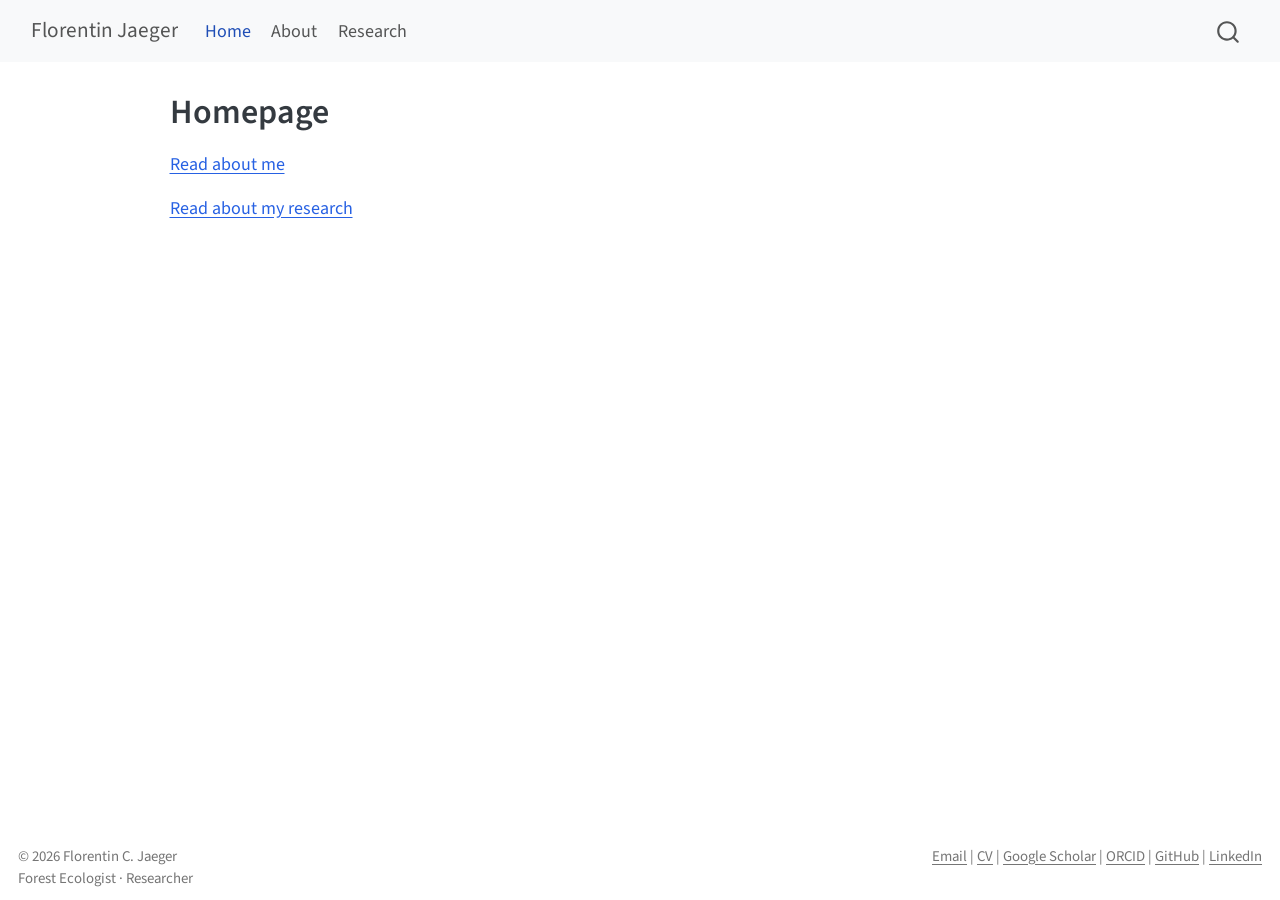
<file: docs/index.html>
<!DOCTYPE html>
<html xmlns="http://www.w3.org/1999/xhtml" lang="en" xml:lang="en"><head>

<meta charset="utf-8">
<meta name="generator" content="quarto-1.7.29">

<meta name="viewport" content="width=device-width, initial-scale=1.0, user-scalable=yes">


<title>Homepage – Florentin Jaeger</title>
<style>
code{white-space: pre-wrap;}
span.smallcaps{font-variant: small-caps;}
div.columns{display: flex; gap: min(4vw, 1.5em);}
div.column{flex: auto; overflow-x: auto;}
div.hanging-indent{margin-left: 1.5em; text-indent: -1.5em;}
ul.task-list{list-style: none;}
ul.task-list li input[type="checkbox"] {
  width: 0.8em;
  margin: 0 0.8em 0.2em -1em; /* quarto-specific, see https://github.com/quarto-dev/quarto-cli/issues/4556 */ 
  vertical-align: middle;
}
</style>


<script src="site_libs/quarto-nav/quarto-nav.js"></script>
<script src="site_libs/quarto-nav/headroom.min.js"></script>
<script src="site_libs/clipboard/clipboard.min.js"></script>
<script src="site_libs/quarto-search/autocomplete.umd.js"></script>
<script src="site_libs/quarto-search/fuse.min.js"></script>
<script src="site_libs/quarto-search/quarto-search.js"></script>
<meta name="quarto:offset" content="./">
<script src="site_libs/quarto-html/quarto.js" type="module"></script>
<script src="site_libs/quarto-html/tabsets/tabsets.js" type="module"></script>
<script src="site_libs/quarto-html/popper.min.js"></script>
<script src="site_libs/quarto-html/tippy.umd.min.js"></script>
<script src="site_libs/quarto-html/anchor.min.js"></script>
<link href="site_libs/quarto-html/tippy.css" rel="stylesheet">
<link href="site_libs/quarto-html/quarto-syntax-highlighting-0815c480559380816a4d1ea211a47e91.css" rel="stylesheet" id="quarto-text-highlighting-styles">
<script src="site_libs/bootstrap/bootstrap.min.js"></script>
<link href="site_libs/bootstrap/bootstrap-icons.css" rel="stylesheet">
<link href="site_libs/bootstrap/bootstrap-7e43b6312fa8eaa4d9ef117bf4f8ce65.min.css" rel="stylesheet" append-hash="true" id="quarto-bootstrap" data-mode="light">
<script id="quarto-search-options" type="application/json">{
  "location": "navbar",
  "copy-button": false,
  "collapse-after": 3,
  "panel-placement": "end",
  "type": "overlay",
  "limit": 50,
  "keyboard-shortcut": [
    "f",
    "/",
    "s"
  ],
  "show-item-context": false,
  "language": {
    "search-no-results-text": "No results",
    "search-matching-documents-text": "matching documents",
    "search-copy-link-title": "Copy link to search",
    "search-hide-matches-text": "Hide additional matches",
    "search-more-match-text": "more match in this document",
    "search-more-matches-text": "more matches in this document",
    "search-clear-button-title": "Clear",
    "search-text-placeholder": "",
    "search-detached-cancel-button-title": "Cancel",
    "search-submit-button-title": "Submit",
    "search-label": "Search"
  }
}</script>


<link rel="stylesheet" href="styles.css">
</head>

<body class="nav-fixed quarto-light">

<div id="quarto-search-results"></div>
  <header id="quarto-header" class="headroom fixed-top">
    <nav class="navbar navbar-expand-lg " data-bs-theme="dark">
      <div class="navbar-container container-fluid">
      <div class="navbar-brand-container mx-auto">
    <a class="navbar-brand" href="./index.html">
    <span class="navbar-title">Florentin Jaeger</span>
    </a>
  </div>
            <div id="quarto-search" class="" title="Search"></div>
          <button class="navbar-toggler" type="button" data-bs-toggle="collapse" data-bs-target="#navbarCollapse" aria-controls="navbarCollapse" role="menu" aria-expanded="false" aria-label="Toggle navigation" onclick="if (window.quartoToggleHeadroom) { window.quartoToggleHeadroom(); }">
  <span class="navbar-toggler-icon"></span>
</button>
          <div class="collapse navbar-collapse" id="navbarCollapse">
            <ul class="navbar-nav navbar-nav-scroll me-auto">
  <li class="nav-item">
    <a class="nav-link active" href="./index.html" aria-current="page"> 
<span class="menu-text">Home</span></a>
  </li>  
  <li class="nav-item">
    <a class="nav-link" href="./about.html"> 
<span class="menu-text">About</span></a>
  </li>  
  <li class="nav-item">
    <a class="nav-link" href="./research.html"> 
<span class="menu-text">Research</span></a>
  </li>  
</ul>
          </div> <!-- /navcollapse -->
            <div class="quarto-navbar-tools">
</div>
      </div> <!-- /container-fluid -->
    </nav>
</header>
<!-- content -->
<div id="quarto-content" class="quarto-container page-columns page-rows-contents page-layout-article page-navbar">
<!-- sidebar -->
<!-- margin-sidebar -->
    <div id="quarto-margin-sidebar" class="sidebar margin-sidebar zindex-bottom">
        
    </div>
<!-- main -->
<main class="content" id="quarto-document-content">

<header id="title-block-header" class="quarto-title-block default">
<div class="quarto-title">
<h1 class="title">Homepage</h1>
</div>



<div class="quarto-title-meta">

    
  
    
  </div>
  


</header>


<p><a href="./about.html">Read about me</a></p>
<!-- Keyboard shortcut for a comment  = shift + Ctrl + C -->
<p><a href="./research.html">Read about my research</a></p>



</main> <!-- /main -->
<script id="quarto-html-after-body" type="application/javascript">
  window.document.addEventListener("DOMContentLoaded", function (event) {
    const icon = "";
    const anchorJS = new window.AnchorJS();
    anchorJS.options = {
      placement: 'right',
      icon: icon
    };
    anchorJS.add('.anchored');
    const isCodeAnnotation = (el) => {
      for (const clz of el.classList) {
        if (clz.startsWith('code-annotation-')) {                     
          return true;
        }
      }
      return false;
    }
    const onCopySuccess = function(e) {
      // button target
      const button = e.trigger;
      // don't keep focus
      button.blur();
      // flash "checked"
      button.classList.add('code-copy-button-checked');
      var currentTitle = button.getAttribute("title");
      button.setAttribute("title", "Copied!");
      let tooltip;
      if (window.bootstrap) {
        button.setAttribute("data-bs-toggle", "tooltip");
        button.setAttribute("data-bs-placement", "left");
        button.setAttribute("data-bs-title", "Copied!");
        tooltip = new bootstrap.Tooltip(button, 
          { trigger: "manual", 
            customClass: "code-copy-button-tooltip",
            offset: [0, -8]});
        tooltip.show();    
      }
      setTimeout(function() {
        if (tooltip) {
          tooltip.hide();
          button.removeAttribute("data-bs-title");
          button.removeAttribute("data-bs-toggle");
          button.removeAttribute("data-bs-placement");
        }
        button.setAttribute("title", currentTitle);
        button.classList.remove('code-copy-button-checked');
      }, 1000);
      // clear code selection
      e.clearSelection();
    }
    const getTextToCopy = function(trigger) {
        const codeEl = trigger.previousElementSibling.cloneNode(true);
        for (const childEl of codeEl.children) {
          if (isCodeAnnotation(childEl)) {
            childEl.remove();
          }
        }
        return codeEl.innerText;
    }
    const clipboard = new window.ClipboardJS('.code-copy-button:not([data-in-quarto-modal])', {
      text: getTextToCopy
    });
    clipboard.on('success', onCopySuccess);
    if (window.document.getElementById('quarto-embedded-source-code-modal')) {
      const clipboardModal = new window.ClipboardJS('.code-copy-button[data-in-quarto-modal]', {
        text: getTextToCopy,
        container: window.document.getElementById('quarto-embedded-source-code-modal')
      });
      clipboardModal.on('success', onCopySuccess);
    }
      var localhostRegex = new RegExp(/^(?:http|https):\/\/localhost\:?[0-9]*\//);
      var mailtoRegex = new RegExp(/^mailto:/);
        var filterRegex = new RegExp('/' + window.location.host + '/');
      var isInternal = (href) => {
          return filterRegex.test(href) || localhostRegex.test(href) || mailtoRegex.test(href);
      }
      // Inspect non-navigation links and adorn them if external
     var links = window.document.querySelectorAll('a[href]:not(.nav-link):not(.navbar-brand):not(.toc-action):not(.sidebar-link):not(.sidebar-item-toggle):not(.pagination-link):not(.no-external):not([aria-hidden]):not(.dropdown-item):not(.quarto-navigation-tool):not(.about-link)');
      for (var i=0; i<links.length; i++) {
        const link = links[i];
        if (!isInternal(link.href)) {
          // undo the damage that might have been done by quarto-nav.js in the case of
          // links that we want to consider external
          if (link.dataset.originalHref !== undefined) {
            link.href = link.dataset.originalHref;
          }
        }
      }
    function tippyHover(el, contentFn, onTriggerFn, onUntriggerFn) {
      const config = {
        allowHTML: true,
        maxWidth: 500,
        delay: 100,
        arrow: false,
        appendTo: function(el) {
            return el.parentElement;
        },
        interactive: true,
        interactiveBorder: 10,
        theme: 'quarto',
        placement: 'bottom-start',
      };
      if (contentFn) {
        config.content = contentFn;
      }
      if (onTriggerFn) {
        config.onTrigger = onTriggerFn;
      }
      if (onUntriggerFn) {
        config.onUntrigger = onUntriggerFn;
      }
      window.tippy(el, config); 
    }
    const noterefs = window.document.querySelectorAll('a[role="doc-noteref"]');
    for (var i=0; i<noterefs.length; i++) {
      const ref = noterefs[i];
      tippyHover(ref, function() {
        // use id or data attribute instead here
        let href = ref.getAttribute('data-footnote-href') || ref.getAttribute('href');
        try { href = new URL(href).hash; } catch {}
        const id = href.replace(/^#\/?/, "");
        const note = window.document.getElementById(id);
        if (note) {
          return note.innerHTML;
        } else {
          return "";
        }
      });
    }
    const xrefs = window.document.querySelectorAll('a.quarto-xref');
    const processXRef = (id, note) => {
      // Strip column container classes
      const stripColumnClz = (el) => {
        el.classList.remove("page-full", "page-columns");
        if (el.children) {
          for (const child of el.children) {
            stripColumnClz(child);
          }
        }
      }
      stripColumnClz(note)
      if (id === null || id.startsWith('sec-')) {
        // Special case sections, only their first couple elements
        const container = document.createElement("div");
        if (note.children && note.children.length > 2) {
          container.appendChild(note.children[0].cloneNode(true));
          for (let i = 1; i < note.children.length; i++) {
            const child = note.children[i];
            if (child.tagName === "P" && child.innerText === "") {
              continue;
            } else {
              container.appendChild(child.cloneNode(true));
              break;
            }
          }
          if (window.Quarto?.typesetMath) {
            window.Quarto.typesetMath(container);
          }
          return container.innerHTML
        } else {
          if (window.Quarto?.typesetMath) {
            window.Quarto.typesetMath(note);
          }
          return note.innerHTML;
        }
      } else {
        // Remove any anchor links if they are present
        const anchorLink = note.querySelector('a.anchorjs-link');
        if (anchorLink) {
          anchorLink.remove();
        }
        if (window.Quarto?.typesetMath) {
          window.Quarto.typesetMath(note);
        }
        if (note.classList.contains("callout")) {
          return note.outerHTML;
        } else {
          return note.innerHTML;
        }
      }
    }
    for (var i=0; i<xrefs.length; i++) {
      const xref = xrefs[i];
      tippyHover(xref, undefined, function(instance) {
        instance.disable();
        let url = xref.getAttribute('href');
        let hash = undefined; 
        if (url.startsWith('#')) {
          hash = url;
        } else {
          try { hash = new URL(url).hash; } catch {}
        }
        if (hash) {
          const id = hash.replace(/^#\/?/, "");
          const note = window.document.getElementById(id);
          if (note !== null) {
            try {
              const html = processXRef(id, note.cloneNode(true));
              instance.setContent(html);
            } finally {
              instance.enable();
              instance.show();
            }
          } else {
            // See if we can fetch this
            fetch(url.split('#')[0])
            .then(res => res.text())
            .then(html => {
              const parser = new DOMParser();
              const htmlDoc = parser.parseFromString(html, "text/html");
              const note = htmlDoc.getElementById(id);
              if (note !== null) {
                const html = processXRef(id, note);
                instance.setContent(html);
              } 
            }).finally(() => {
              instance.enable();
              instance.show();
            });
          }
        } else {
          // See if we can fetch a full url (with no hash to target)
          // This is a special case and we should probably do some content thinning / targeting
          fetch(url)
          .then(res => res.text())
          .then(html => {
            const parser = new DOMParser();
            const htmlDoc = parser.parseFromString(html, "text/html");
            const note = htmlDoc.querySelector('main.content');
            if (note !== null) {
              // This should only happen for chapter cross references
              // (since there is no id in the URL)
              // remove the first header
              if (note.children.length > 0 && note.children[0].tagName === "HEADER") {
                note.children[0].remove();
              }
              const html = processXRef(null, note);
              instance.setContent(html);
            } 
          }).finally(() => {
            instance.enable();
            instance.show();
          });
        }
      }, function(instance) {
      });
    }
        let selectedAnnoteEl;
        const selectorForAnnotation = ( cell, annotation) => {
          let cellAttr = 'data-code-cell="' + cell + '"';
          let lineAttr = 'data-code-annotation="' +  annotation + '"';
          const selector = 'span[' + cellAttr + '][' + lineAttr + ']';
          return selector;
        }
        const selectCodeLines = (annoteEl) => {
          const doc = window.document;
          const targetCell = annoteEl.getAttribute("data-target-cell");
          const targetAnnotation = annoteEl.getAttribute("data-target-annotation");
          const annoteSpan = window.document.querySelector(selectorForAnnotation(targetCell, targetAnnotation));
          const lines = annoteSpan.getAttribute("data-code-lines").split(",");
          const lineIds = lines.map((line) => {
            return targetCell + "-" + line;
          })
          let top = null;
          let height = null;
          let parent = null;
          if (lineIds.length > 0) {
              //compute the position of the single el (top and bottom and make a div)
              const el = window.document.getElementById(lineIds[0]);
              top = el.offsetTop;
              height = el.offsetHeight;
              parent = el.parentElement.parentElement;
            if (lineIds.length > 1) {
              const lastEl = window.document.getElementById(lineIds[lineIds.length - 1]);
              const bottom = lastEl.offsetTop + lastEl.offsetHeight;
              height = bottom - top;
            }
            if (top !== null && height !== null && parent !== null) {
              // cook up a div (if necessary) and position it 
              let div = window.document.getElementById("code-annotation-line-highlight");
              if (div === null) {
                div = window.document.createElement("div");
                div.setAttribute("id", "code-annotation-line-highlight");
                div.style.position = 'absolute';
                parent.appendChild(div);
              }
              div.style.top = top - 2 + "px";
              div.style.height = height + 4 + "px";
              div.style.left = 0;
              let gutterDiv = window.document.getElementById("code-annotation-line-highlight-gutter");
              if (gutterDiv === null) {
                gutterDiv = window.document.createElement("div");
                gutterDiv.setAttribute("id", "code-annotation-line-highlight-gutter");
                gutterDiv.style.position = 'absolute';
                const codeCell = window.document.getElementById(targetCell);
                const gutter = codeCell.querySelector('.code-annotation-gutter');
                gutter.appendChild(gutterDiv);
              }
              gutterDiv.style.top = top - 2 + "px";
              gutterDiv.style.height = height + 4 + "px";
            }
            selectedAnnoteEl = annoteEl;
          }
        };
        const unselectCodeLines = () => {
          const elementsIds = ["code-annotation-line-highlight", "code-annotation-line-highlight-gutter"];
          elementsIds.forEach((elId) => {
            const div = window.document.getElementById(elId);
            if (div) {
              div.remove();
            }
          });
          selectedAnnoteEl = undefined;
        };
          // Handle positioning of the toggle
      window.addEventListener(
        "resize",
        throttle(() => {
          elRect = undefined;
          if (selectedAnnoteEl) {
            selectCodeLines(selectedAnnoteEl);
          }
        }, 10)
      );
      function throttle(fn, ms) {
      let throttle = false;
      let timer;
        return (...args) => {
          if(!throttle) { // first call gets through
              fn.apply(this, args);
              throttle = true;
          } else { // all the others get throttled
              if(timer) clearTimeout(timer); // cancel #2
              timer = setTimeout(() => {
                fn.apply(this, args);
                timer = throttle = false;
              }, ms);
          }
        };
      }
        // Attach click handler to the DT
        const annoteDls = window.document.querySelectorAll('dt[data-target-cell]');
        for (const annoteDlNode of annoteDls) {
          annoteDlNode.addEventListener('click', (event) => {
            const clickedEl = event.target;
            if (clickedEl !== selectedAnnoteEl) {
              unselectCodeLines();
              const activeEl = window.document.querySelector('dt[data-target-cell].code-annotation-active');
              if (activeEl) {
                activeEl.classList.remove('code-annotation-active');
              }
              selectCodeLines(clickedEl);
              clickedEl.classList.add('code-annotation-active');
            } else {
              // Unselect the line
              unselectCodeLines();
              clickedEl.classList.remove('code-annotation-active');
            }
          });
        }
    const findCites = (el) => {
      const parentEl = el.parentElement;
      if (parentEl) {
        const cites = parentEl.dataset.cites;
        if (cites) {
          return {
            el,
            cites: cites.split(' ')
          };
        } else {
          return findCites(el.parentElement)
        }
      } else {
        return undefined;
      }
    };
    var bibliorefs = window.document.querySelectorAll('a[role="doc-biblioref"]');
    for (var i=0; i<bibliorefs.length; i++) {
      const ref = bibliorefs[i];
      const citeInfo = findCites(ref);
      if (citeInfo) {
        tippyHover(citeInfo.el, function() {
          var popup = window.document.createElement('div');
          citeInfo.cites.forEach(function(cite) {
            var citeDiv = window.document.createElement('div');
            citeDiv.classList.add('hanging-indent');
            citeDiv.classList.add('csl-entry');
            var biblioDiv = window.document.getElementById('ref-' + cite);
            if (biblioDiv) {
              citeDiv.innerHTML = biblioDiv.innerHTML;
            }
            popup.appendChild(citeDiv);
          });
          return popup.innerHTML;
        });
      }
    }
  });
  </script>
</div> <!-- /content -->
<footer class="footer">
  <div class="nav-footer">
    <div class="nav-footer-left">
<p>© 2026 Florentin C. Jaeger<br> Forest Ecologist · Researcher</p>
</div>   
    <div class="nav-footer-center">
      &nbsp;
    </div>
    <div class="nav-footer-right">
<p><a href="mailto:florentinjaeger357@gmail.com">Email</a> | <a href="files/Florentin_Jaeger_CV.pdf">CV</a> | <a href="https://scholar.google.com/citations?user=I2dYuBUAAAAJ&amp;hl=en">Google Scholar</a> | <a href="https://orcid.org/0009-0001-9392-7141">ORCID</a> | <a href="https://github.com/Florentin85">GitHub</a> | <a href="https://www.linkedin.com/in/florentin-jaeger-1a303538b/">LinkedIn</a></p>
</div>
  </div>
</footer>




</body></html>
</file>
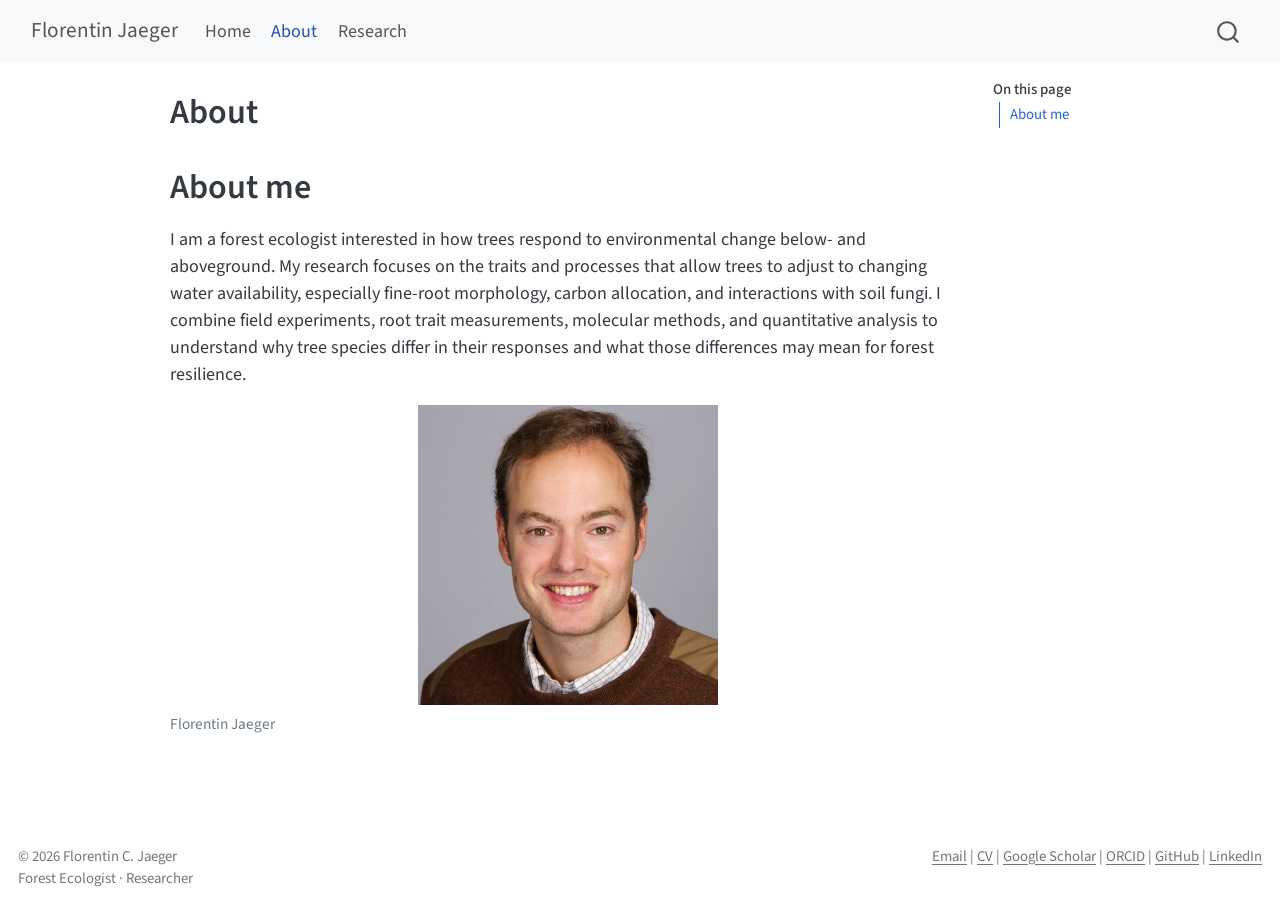
<file: docs/about.html>
<!DOCTYPE html>
<html xmlns="http://www.w3.org/1999/xhtml" lang="en" xml:lang="en"><head>

<meta charset="utf-8">
<meta name="generator" content="quarto-1.7.29">

<meta name="viewport" content="width=device-width, initial-scale=1.0, user-scalable=yes">


<title>About – Florentin Jaeger</title>
<style>
code{white-space: pre-wrap;}
span.smallcaps{font-variant: small-caps;}
div.columns{display: flex; gap: min(4vw, 1.5em);}
div.column{flex: auto; overflow-x: auto;}
div.hanging-indent{margin-left: 1.5em; text-indent: -1.5em;}
ul.task-list{list-style: none;}
ul.task-list li input[type="checkbox"] {
  width: 0.8em;
  margin: 0 0.8em 0.2em -1em; /* quarto-specific, see https://github.com/quarto-dev/quarto-cli/issues/4556 */ 
  vertical-align: middle;
}
</style>


<script src="site_libs/quarto-nav/quarto-nav.js"></script>
<script src="site_libs/quarto-nav/headroom.min.js"></script>
<script src="site_libs/clipboard/clipboard.min.js"></script>
<script src="site_libs/quarto-search/autocomplete.umd.js"></script>
<script src="site_libs/quarto-search/fuse.min.js"></script>
<script src="site_libs/quarto-search/quarto-search.js"></script>
<meta name="quarto:offset" content="./">
<script src="site_libs/quarto-html/quarto.js" type="module"></script>
<script src="site_libs/quarto-html/tabsets/tabsets.js" type="module"></script>
<script src="site_libs/quarto-html/popper.min.js"></script>
<script src="site_libs/quarto-html/tippy.umd.min.js"></script>
<script src="site_libs/quarto-html/anchor.min.js"></script>
<link href="site_libs/quarto-html/tippy.css" rel="stylesheet">
<link href="site_libs/quarto-html/quarto-syntax-highlighting-0815c480559380816a4d1ea211a47e91.css" rel="stylesheet" id="quarto-text-highlighting-styles">
<script src="site_libs/bootstrap/bootstrap.min.js"></script>
<link href="site_libs/bootstrap/bootstrap-icons.css" rel="stylesheet">
<link href="site_libs/bootstrap/bootstrap-7e43b6312fa8eaa4d9ef117bf4f8ce65.min.css" rel="stylesheet" append-hash="true" id="quarto-bootstrap" data-mode="light">
<script id="quarto-search-options" type="application/json">{
  "location": "navbar",
  "copy-button": false,
  "collapse-after": 3,
  "panel-placement": "end",
  "type": "overlay",
  "limit": 50,
  "keyboard-shortcut": [
    "f",
    "/",
    "s"
  ],
  "show-item-context": false,
  "language": {
    "search-no-results-text": "No results",
    "search-matching-documents-text": "matching documents",
    "search-copy-link-title": "Copy link to search",
    "search-hide-matches-text": "Hide additional matches",
    "search-more-match-text": "more match in this document",
    "search-more-matches-text": "more matches in this document",
    "search-clear-button-title": "Clear",
    "search-text-placeholder": "",
    "search-detached-cancel-button-title": "Cancel",
    "search-submit-button-title": "Submit",
    "search-label": "Search"
  }
}</script>


<link rel="stylesheet" href="styles.css">
</head>

<body class="nav-fixed quarto-light">

<div id="quarto-search-results"></div>
  <header id="quarto-header" class="headroom fixed-top">
    <nav class="navbar navbar-expand-lg " data-bs-theme="dark">
      <div class="navbar-container container-fluid">
      <div class="navbar-brand-container mx-auto">
    <a class="navbar-brand" href="./index.html">
    <span class="navbar-title">Florentin Jaeger</span>
    </a>
  </div>
            <div id="quarto-search" class="" title="Search"></div>
          <button class="navbar-toggler" type="button" data-bs-toggle="collapse" data-bs-target="#navbarCollapse" aria-controls="navbarCollapse" role="menu" aria-expanded="false" aria-label="Toggle navigation" onclick="if (window.quartoToggleHeadroom) { window.quartoToggleHeadroom(); }">
  <span class="navbar-toggler-icon"></span>
</button>
          <div class="collapse navbar-collapse" id="navbarCollapse">
            <ul class="navbar-nav navbar-nav-scroll me-auto">
  <li class="nav-item">
    <a class="nav-link" href="./index.html"> 
<span class="menu-text">Home</span></a>
  </li>  
  <li class="nav-item">
    <a class="nav-link active" href="./about.html" aria-current="page"> 
<span class="menu-text">About</span></a>
  </li>  
  <li class="nav-item">
    <a class="nav-link" href="./research.html"> 
<span class="menu-text">Research</span></a>
  </li>  
</ul>
          </div> <!-- /navcollapse -->
            <div class="quarto-navbar-tools">
</div>
      </div> <!-- /container-fluid -->
    </nav>
</header>
<!-- content -->
<div id="quarto-content" class="quarto-container page-columns page-rows-contents page-layout-article page-navbar">
<!-- sidebar -->
<!-- margin-sidebar -->
    <div id="quarto-margin-sidebar" class="sidebar margin-sidebar">
        <nav id="TOC" role="doc-toc" class="toc-active">
    <h2 id="toc-title">On this page</h2>
   
  <ul>
  <li><a href="#about-me" id="toc-about-me" class="nav-link active" data-scroll-target="#about-me">About me</a></li>
  </ul>
</nav>
    </div>
<!-- main -->
<main class="content" id="quarto-document-content">

<header id="title-block-header" class="quarto-title-block default">
<div class="quarto-title">
<h1 class="title">About</h1>
</div>



<div class="quarto-title-meta">

    
  
    
  </div>
  


</header>


<section id="about-me" class="level1">
<h1>About me</h1>
<p>I am a forest ecologist interested in how trees respond to environmental change below- and aboveground. My research focuses on the traits and processes that allow trees to adjust to changing water availability, especially fine-root morphology, carbon allocation, and interactions with soil fungi. I combine field experiments, root trait measurements, molecular methods, and quantitative analysis to understand why tree species differ in their responses and what those differences may mean for forest resilience.</p>
<div class="quarto-figure quarto-figure-center">
<figure class="figure">
<p><img src="images_website/Bewerbungsfoto_Jaeger.jpg" class="img-fluid figure-img" alt="Portait of Florentin Jaeger" width="300"></p>
<figcaption>Florentin Jaeger</figcaption>
</figure>
</div>


</section>

</main> <!-- /main -->
<script id="quarto-html-after-body" type="application/javascript">
  window.document.addEventListener("DOMContentLoaded", function (event) {
    const icon = "";
    const anchorJS = new window.AnchorJS();
    anchorJS.options = {
      placement: 'right',
      icon: icon
    };
    anchorJS.add('.anchored');
    const isCodeAnnotation = (el) => {
      for (const clz of el.classList) {
        if (clz.startsWith('code-annotation-')) {                     
          return true;
        }
      }
      return false;
    }
    const onCopySuccess = function(e) {
      // button target
      const button = e.trigger;
      // don't keep focus
      button.blur();
      // flash "checked"
      button.classList.add('code-copy-button-checked');
      var currentTitle = button.getAttribute("title");
      button.setAttribute("title", "Copied!");
      let tooltip;
      if (window.bootstrap) {
        button.setAttribute("data-bs-toggle", "tooltip");
        button.setAttribute("data-bs-placement", "left");
        button.setAttribute("data-bs-title", "Copied!");
        tooltip = new bootstrap.Tooltip(button, 
          { trigger: "manual", 
            customClass: "code-copy-button-tooltip",
            offset: [0, -8]});
        tooltip.show();    
      }
      setTimeout(function() {
        if (tooltip) {
          tooltip.hide();
          button.removeAttribute("data-bs-title");
          button.removeAttribute("data-bs-toggle");
          button.removeAttribute("data-bs-placement");
        }
        button.setAttribute("title", currentTitle);
        button.classList.remove('code-copy-button-checked');
      }, 1000);
      // clear code selection
      e.clearSelection();
    }
    const getTextToCopy = function(trigger) {
        const codeEl = trigger.previousElementSibling.cloneNode(true);
        for (const childEl of codeEl.children) {
          if (isCodeAnnotation(childEl)) {
            childEl.remove();
          }
        }
        return codeEl.innerText;
    }
    const clipboard = new window.ClipboardJS('.code-copy-button:not([data-in-quarto-modal])', {
      text: getTextToCopy
    });
    clipboard.on('success', onCopySuccess);
    if (window.document.getElementById('quarto-embedded-source-code-modal')) {
      const clipboardModal = new window.ClipboardJS('.code-copy-button[data-in-quarto-modal]', {
        text: getTextToCopy,
        container: window.document.getElementById('quarto-embedded-source-code-modal')
      });
      clipboardModal.on('success', onCopySuccess);
    }
      var localhostRegex = new RegExp(/^(?:http|https):\/\/localhost\:?[0-9]*\//);
      var mailtoRegex = new RegExp(/^mailto:/);
        var filterRegex = new RegExp('/' + window.location.host + '/');
      var isInternal = (href) => {
          return filterRegex.test(href) || localhostRegex.test(href) || mailtoRegex.test(href);
      }
      // Inspect non-navigation links and adorn them if external
     var links = window.document.querySelectorAll('a[href]:not(.nav-link):not(.navbar-brand):not(.toc-action):not(.sidebar-link):not(.sidebar-item-toggle):not(.pagination-link):not(.no-external):not([aria-hidden]):not(.dropdown-item):not(.quarto-navigation-tool):not(.about-link)');
      for (var i=0; i<links.length; i++) {
        const link = links[i];
        if (!isInternal(link.href)) {
          // undo the damage that might have been done by quarto-nav.js in the case of
          // links that we want to consider external
          if (link.dataset.originalHref !== undefined) {
            link.href = link.dataset.originalHref;
          }
        }
      }
    function tippyHover(el, contentFn, onTriggerFn, onUntriggerFn) {
      const config = {
        allowHTML: true,
        maxWidth: 500,
        delay: 100,
        arrow: false,
        appendTo: function(el) {
            return el.parentElement;
        },
        interactive: true,
        interactiveBorder: 10,
        theme: 'quarto',
        placement: 'bottom-start',
      };
      if (contentFn) {
        config.content = contentFn;
      }
      if (onTriggerFn) {
        config.onTrigger = onTriggerFn;
      }
      if (onUntriggerFn) {
        config.onUntrigger = onUntriggerFn;
      }
      window.tippy(el, config); 
    }
    const noterefs = window.document.querySelectorAll('a[role="doc-noteref"]');
    for (var i=0; i<noterefs.length; i++) {
      const ref = noterefs[i];
      tippyHover(ref, function() {
        // use id or data attribute instead here
        let href = ref.getAttribute('data-footnote-href') || ref.getAttribute('href');
        try { href = new URL(href).hash; } catch {}
        const id = href.replace(/^#\/?/, "");
        const note = window.document.getElementById(id);
        if (note) {
          return note.innerHTML;
        } else {
          return "";
        }
      });
    }
    const xrefs = window.document.querySelectorAll('a.quarto-xref');
    const processXRef = (id, note) => {
      // Strip column container classes
      const stripColumnClz = (el) => {
        el.classList.remove("page-full", "page-columns");
        if (el.children) {
          for (const child of el.children) {
            stripColumnClz(child);
          }
        }
      }
      stripColumnClz(note)
      if (id === null || id.startsWith('sec-')) {
        // Special case sections, only their first couple elements
        const container = document.createElement("div");
        if (note.children && note.children.length > 2) {
          container.appendChild(note.children[0].cloneNode(true));
          for (let i = 1; i < note.children.length; i++) {
            const child = note.children[i];
            if (child.tagName === "P" && child.innerText === "") {
              continue;
            } else {
              container.appendChild(child.cloneNode(true));
              break;
            }
          }
          if (window.Quarto?.typesetMath) {
            window.Quarto.typesetMath(container);
          }
          return container.innerHTML
        } else {
          if (window.Quarto?.typesetMath) {
            window.Quarto.typesetMath(note);
          }
          return note.innerHTML;
        }
      } else {
        // Remove any anchor links if they are present
        const anchorLink = note.querySelector('a.anchorjs-link');
        if (anchorLink) {
          anchorLink.remove();
        }
        if (window.Quarto?.typesetMath) {
          window.Quarto.typesetMath(note);
        }
        if (note.classList.contains("callout")) {
          return note.outerHTML;
        } else {
          return note.innerHTML;
        }
      }
    }
    for (var i=0; i<xrefs.length; i++) {
      const xref = xrefs[i];
      tippyHover(xref, undefined, function(instance) {
        instance.disable();
        let url = xref.getAttribute('href');
        let hash = undefined; 
        if (url.startsWith('#')) {
          hash = url;
        } else {
          try { hash = new URL(url).hash; } catch {}
        }
        if (hash) {
          const id = hash.replace(/^#\/?/, "");
          const note = window.document.getElementById(id);
          if (note !== null) {
            try {
              const html = processXRef(id, note.cloneNode(true));
              instance.setContent(html);
            } finally {
              instance.enable();
              instance.show();
            }
          } else {
            // See if we can fetch this
            fetch(url.split('#')[0])
            .then(res => res.text())
            .then(html => {
              const parser = new DOMParser();
              const htmlDoc = parser.parseFromString(html, "text/html");
              const note = htmlDoc.getElementById(id);
              if (note !== null) {
                const html = processXRef(id, note);
                instance.setContent(html);
              } 
            }).finally(() => {
              instance.enable();
              instance.show();
            });
          }
        } else {
          // See if we can fetch a full url (with no hash to target)
          // This is a special case and we should probably do some content thinning / targeting
          fetch(url)
          .then(res => res.text())
          .then(html => {
            const parser = new DOMParser();
            const htmlDoc = parser.parseFromString(html, "text/html");
            const note = htmlDoc.querySelector('main.content');
            if (note !== null) {
              // This should only happen for chapter cross references
              // (since there is no id in the URL)
              // remove the first header
              if (note.children.length > 0 && note.children[0].tagName === "HEADER") {
                note.children[0].remove();
              }
              const html = processXRef(null, note);
              instance.setContent(html);
            } 
          }).finally(() => {
            instance.enable();
            instance.show();
          });
        }
      }, function(instance) {
      });
    }
        let selectedAnnoteEl;
        const selectorForAnnotation = ( cell, annotation) => {
          let cellAttr = 'data-code-cell="' + cell + '"';
          let lineAttr = 'data-code-annotation="' +  annotation + '"';
          const selector = 'span[' + cellAttr + '][' + lineAttr + ']';
          return selector;
        }
        const selectCodeLines = (annoteEl) => {
          const doc = window.document;
          const targetCell = annoteEl.getAttribute("data-target-cell");
          const targetAnnotation = annoteEl.getAttribute("data-target-annotation");
          const annoteSpan = window.document.querySelector(selectorForAnnotation(targetCell, targetAnnotation));
          const lines = annoteSpan.getAttribute("data-code-lines").split(",");
          const lineIds = lines.map((line) => {
            return targetCell + "-" + line;
          })
          let top = null;
          let height = null;
          let parent = null;
          if (lineIds.length > 0) {
              //compute the position of the single el (top and bottom and make a div)
              const el = window.document.getElementById(lineIds[0]);
              top = el.offsetTop;
              height = el.offsetHeight;
              parent = el.parentElement.parentElement;
            if (lineIds.length > 1) {
              const lastEl = window.document.getElementById(lineIds[lineIds.length - 1]);
              const bottom = lastEl.offsetTop + lastEl.offsetHeight;
              height = bottom - top;
            }
            if (top !== null && height !== null && parent !== null) {
              // cook up a div (if necessary) and position it 
              let div = window.document.getElementById("code-annotation-line-highlight");
              if (div === null) {
                div = window.document.createElement("div");
                div.setAttribute("id", "code-annotation-line-highlight");
                div.style.position = 'absolute';
                parent.appendChild(div);
              }
              div.style.top = top - 2 + "px";
              div.style.height = height + 4 + "px";
              div.style.left = 0;
              let gutterDiv = window.document.getElementById("code-annotation-line-highlight-gutter");
              if (gutterDiv === null) {
                gutterDiv = window.document.createElement("div");
                gutterDiv.setAttribute("id", "code-annotation-line-highlight-gutter");
                gutterDiv.style.position = 'absolute';
                const codeCell = window.document.getElementById(targetCell);
                const gutter = codeCell.querySelector('.code-annotation-gutter');
                gutter.appendChild(gutterDiv);
              }
              gutterDiv.style.top = top - 2 + "px";
              gutterDiv.style.height = height + 4 + "px";
            }
            selectedAnnoteEl = annoteEl;
          }
        };
        const unselectCodeLines = () => {
          const elementsIds = ["code-annotation-line-highlight", "code-annotation-line-highlight-gutter"];
          elementsIds.forEach((elId) => {
            const div = window.document.getElementById(elId);
            if (div) {
              div.remove();
            }
          });
          selectedAnnoteEl = undefined;
        };
          // Handle positioning of the toggle
      window.addEventListener(
        "resize",
        throttle(() => {
          elRect = undefined;
          if (selectedAnnoteEl) {
            selectCodeLines(selectedAnnoteEl);
          }
        }, 10)
      );
      function throttle(fn, ms) {
      let throttle = false;
      let timer;
        return (...args) => {
          if(!throttle) { // first call gets through
              fn.apply(this, args);
              throttle = true;
          } else { // all the others get throttled
              if(timer) clearTimeout(timer); // cancel #2
              timer = setTimeout(() => {
                fn.apply(this, args);
                timer = throttle = false;
              }, ms);
          }
        };
      }
        // Attach click handler to the DT
        const annoteDls = window.document.querySelectorAll('dt[data-target-cell]');
        for (const annoteDlNode of annoteDls) {
          annoteDlNode.addEventListener('click', (event) => {
            const clickedEl = event.target;
            if (clickedEl !== selectedAnnoteEl) {
              unselectCodeLines();
              const activeEl = window.document.querySelector('dt[data-target-cell].code-annotation-active');
              if (activeEl) {
                activeEl.classList.remove('code-annotation-active');
              }
              selectCodeLines(clickedEl);
              clickedEl.classList.add('code-annotation-active');
            } else {
              // Unselect the line
              unselectCodeLines();
              clickedEl.classList.remove('code-annotation-active');
            }
          });
        }
    const findCites = (el) => {
      const parentEl = el.parentElement;
      if (parentEl) {
        const cites = parentEl.dataset.cites;
        if (cites) {
          return {
            el,
            cites: cites.split(' ')
          };
        } else {
          return findCites(el.parentElement)
        }
      } else {
        return undefined;
      }
    };
    var bibliorefs = window.document.querySelectorAll('a[role="doc-biblioref"]');
    for (var i=0; i<bibliorefs.length; i++) {
      const ref = bibliorefs[i];
      const citeInfo = findCites(ref);
      if (citeInfo) {
        tippyHover(citeInfo.el, function() {
          var popup = window.document.createElement('div');
          citeInfo.cites.forEach(function(cite) {
            var citeDiv = window.document.createElement('div');
            citeDiv.classList.add('hanging-indent');
            citeDiv.classList.add('csl-entry');
            var biblioDiv = window.document.getElementById('ref-' + cite);
            if (biblioDiv) {
              citeDiv.innerHTML = biblioDiv.innerHTML;
            }
            popup.appendChild(citeDiv);
          });
          return popup.innerHTML;
        });
      }
    }
  });
  </script>
</div> <!-- /content -->
<footer class="footer">
  <div class="nav-footer">
    <div class="nav-footer-left">
<p>© 2026 Florentin C. Jaeger<br> Forest Ecologist · Researcher</p>
</div>   
    <div class="nav-footer-center">
      &nbsp;
    </div>
    <div class="nav-footer-right">
<p><a href="mailto:florentinjaeger357@gmail.com">Email</a> | <a href="files/Florentin_Jaeger_CV.pdf">CV</a> | <a href="https://scholar.google.com/citations?user=I2dYuBUAAAAJ&amp;hl=en">Google Scholar</a> | <a href="https://orcid.org/0009-0001-9392-7141">ORCID</a> | <a href="https://github.com/Florentin85">GitHub</a> | <a href="https://www.linkedin.com/in/florentin-jaeger-1a303538b/">LinkedIn</a></p>
</div>
  </div>
</footer>




</body></html>
</file>
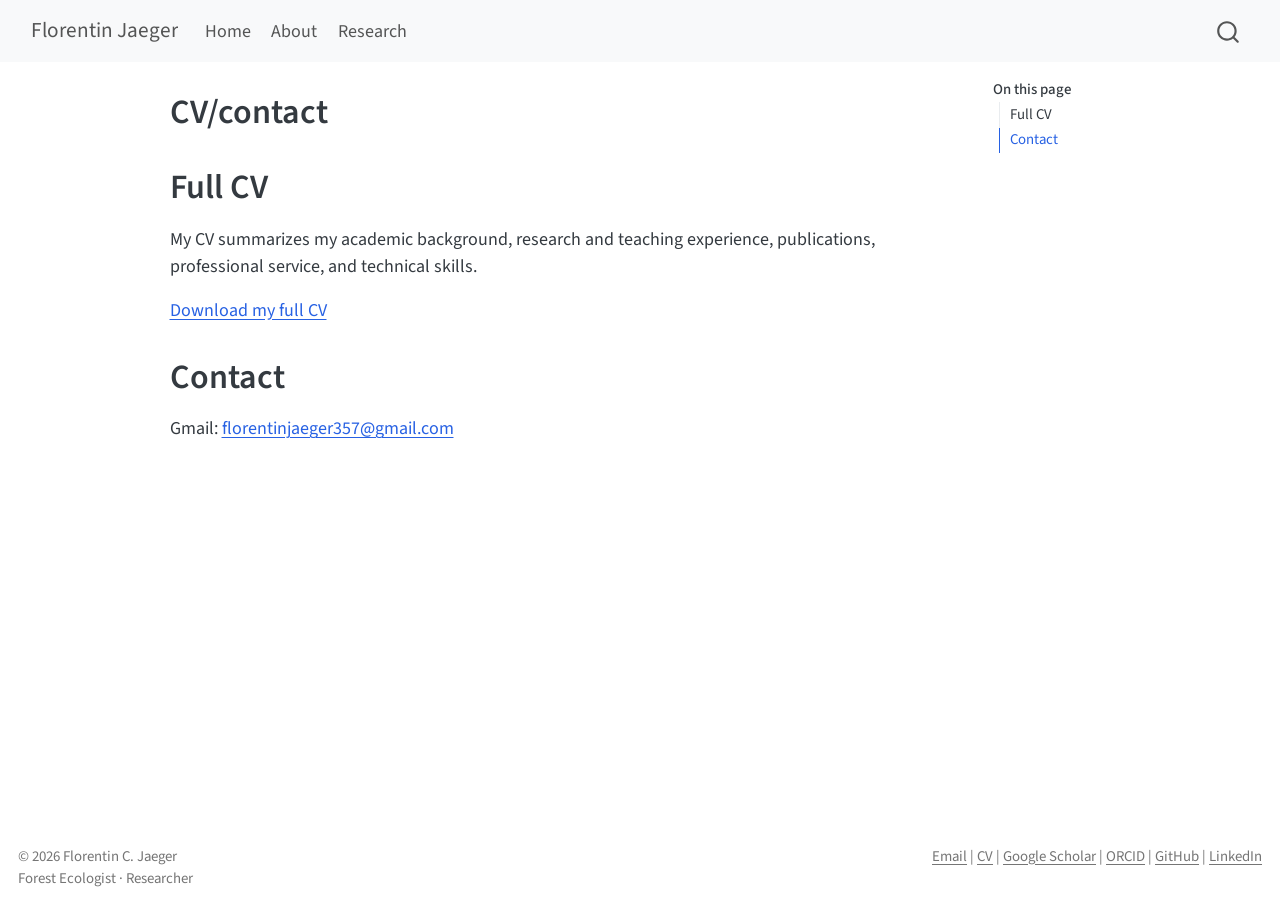
<file: docs/CV_contact.html>
<!DOCTYPE html>
<html xmlns="http://www.w3.org/1999/xhtml" lang="en" xml:lang="en"><head>

<meta charset="utf-8">
<meta name="generator" content="quarto-1.7.29">

<meta name="viewport" content="width=device-width, initial-scale=1.0, user-scalable=yes">


<title>CV/contact – Florentin Jaeger</title>
<style>
code{white-space: pre-wrap;}
span.smallcaps{font-variant: small-caps;}
div.columns{display: flex; gap: min(4vw, 1.5em);}
div.column{flex: auto; overflow-x: auto;}
div.hanging-indent{margin-left: 1.5em; text-indent: -1.5em;}
ul.task-list{list-style: none;}
ul.task-list li input[type="checkbox"] {
  width: 0.8em;
  margin: 0 0.8em 0.2em -1em; /* quarto-specific, see https://github.com/quarto-dev/quarto-cli/issues/4556 */ 
  vertical-align: middle;
}
</style>


<script src="site_libs/quarto-nav/quarto-nav.js"></script>
<script src="site_libs/quarto-nav/headroom.min.js"></script>
<script src="site_libs/clipboard/clipboard.min.js"></script>
<script src="site_libs/quarto-search/autocomplete.umd.js"></script>
<script src="site_libs/quarto-search/fuse.min.js"></script>
<script src="site_libs/quarto-search/quarto-search.js"></script>
<meta name="quarto:offset" content="./">
<script src="site_libs/quarto-html/quarto.js" type="module"></script>
<script src="site_libs/quarto-html/tabsets/tabsets.js" type="module"></script>
<script src="site_libs/quarto-html/popper.min.js"></script>
<script src="site_libs/quarto-html/tippy.umd.min.js"></script>
<script src="site_libs/quarto-html/anchor.min.js"></script>
<link href="site_libs/quarto-html/tippy.css" rel="stylesheet">
<link href="site_libs/quarto-html/quarto-syntax-highlighting-0815c480559380816a4d1ea211a47e91.css" rel="stylesheet" id="quarto-text-highlighting-styles">
<script src="site_libs/bootstrap/bootstrap.min.js"></script>
<link href="site_libs/bootstrap/bootstrap-icons.css" rel="stylesheet">
<link href="site_libs/bootstrap/bootstrap-7e43b6312fa8eaa4d9ef117bf4f8ce65.min.css" rel="stylesheet" append-hash="true" id="quarto-bootstrap" data-mode="light">
<script id="quarto-search-options" type="application/json">{
  "location": "navbar",
  "copy-button": false,
  "collapse-after": 3,
  "panel-placement": "end",
  "type": "overlay",
  "limit": 50,
  "keyboard-shortcut": [
    "f",
    "/",
    "s"
  ],
  "show-item-context": false,
  "language": {
    "search-no-results-text": "No results",
    "search-matching-documents-text": "matching documents",
    "search-copy-link-title": "Copy link to search",
    "search-hide-matches-text": "Hide additional matches",
    "search-more-match-text": "more match in this document",
    "search-more-matches-text": "more matches in this document",
    "search-clear-button-title": "Clear",
    "search-text-placeholder": "",
    "search-detached-cancel-button-title": "Cancel",
    "search-submit-button-title": "Submit",
    "search-label": "Search"
  }
}</script>


<link rel="stylesheet" href="styles.css">
</head>

<body class="nav-fixed quarto-light">

<div id="quarto-search-results"></div>
  <header id="quarto-header" class="headroom fixed-top">
    <nav class="navbar navbar-expand-lg " data-bs-theme="dark">
      <div class="navbar-container container-fluid">
      <div class="navbar-brand-container mx-auto">
    <a class="navbar-brand" href="./index.html">
    <span class="navbar-title">Florentin Jaeger</span>
    </a>
  </div>
            <div id="quarto-search" class="" title="Search"></div>
          <button class="navbar-toggler" type="button" data-bs-toggle="collapse" data-bs-target="#navbarCollapse" aria-controls="navbarCollapse" role="menu" aria-expanded="false" aria-label="Toggle navigation" onclick="if (window.quartoToggleHeadroom) { window.quartoToggleHeadroom(); }">
  <span class="navbar-toggler-icon"></span>
</button>
          <div class="collapse navbar-collapse" id="navbarCollapse">
            <ul class="navbar-nav navbar-nav-scroll me-auto">
  <li class="nav-item">
    <a class="nav-link" href="./index.html"> 
<span class="menu-text">Home</span></a>
  </li>  
  <li class="nav-item">
    <a class="nav-link" href="./about.html"> 
<span class="menu-text">About</span></a>
  </li>  
  <li class="nav-item">
    <a class="nav-link" href="./research.html"> 
<span class="menu-text">Research</span></a>
  </li>  
</ul>
          </div> <!-- /navcollapse -->
            <div class="quarto-navbar-tools">
</div>
      </div> <!-- /container-fluid -->
    </nav>
</header>
<!-- content -->
<div id="quarto-content" class="quarto-container page-columns page-rows-contents page-layout-article page-navbar">
<!-- sidebar -->
<!-- margin-sidebar -->
    <div id="quarto-margin-sidebar" class="sidebar margin-sidebar">
        <nav id="TOC" role="doc-toc" class="toc-active">
    <h2 id="toc-title">On this page</h2>
   
  <ul>
  <li><a href="#full-cv" id="toc-full-cv" class="nav-link active" data-scroll-target="#full-cv">Full CV</a></li>
  <li><a href="#contact" id="toc-contact" class="nav-link" data-scroll-target="#contact">Contact</a></li>
  </ul>
</nav>
    </div>
<!-- main -->
<main class="content" id="quarto-document-content">

<header id="title-block-header" class="quarto-title-block default">
<div class="quarto-title">
<h1 class="title">CV/contact</h1>
</div>



<div class="quarto-title-meta">

    
  
    
  </div>
  


</header>


<section id="full-cv" class="level1">
<h1>Full CV</h1>
<p>My CV summarizes my academic background, research and teaching experience, publications, professional service, and technical skills.</p>
<p><a href="files/Florentin_Jaeger_CV.pdf">Download my full CV</a></p>
</section>
<section id="contact" class="level1">
<h1>Contact</h1>
<p>Gmail: <a href="mailto:florentinjaeger357@gmail.com">florentinjaeger357@gmail.com</a></p>


</section>

</main> <!-- /main -->
<script id="quarto-html-after-body" type="application/javascript">
  window.document.addEventListener("DOMContentLoaded", function (event) {
    const icon = "";
    const anchorJS = new window.AnchorJS();
    anchorJS.options = {
      placement: 'right',
      icon: icon
    };
    anchorJS.add('.anchored');
    const isCodeAnnotation = (el) => {
      for (const clz of el.classList) {
        if (clz.startsWith('code-annotation-')) {                     
          return true;
        }
      }
      return false;
    }
    const onCopySuccess = function(e) {
      // button target
      const button = e.trigger;
      // don't keep focus
      button.blur();
      // flash "checked"
      button.classList.add('code-copy-button-checked');
      var currentTitle = button.getAttribute("title");
      button.setAttribute("title", "Copied!");
      let tooltip;
      if (window.bootstrap) {
        button.setAttribute("data-bs-toggle", "tooltip");
        button.setAttribute("data-bs-placement", "left");
        button.setAttribute("data-bs-title", "Copied!");
        tooltip = new bootstrap.Tooltip(button, 
          { trigger: "manual", 
            customClass: "code-copy-button-tooltip",
            offset: [0, -8]});
        tooltip.show();    
      }
      setTimeout(function() {
        if (tooltip) {
          tooltip.hide();
          button.removeAttribute("data-bs-title");
          button.removeAttribute("data-bs-toggle");
          button.removeAttribute("data-bs-placement");
        }
        button.setAttribute("title", currentTitle);
        button.classList.remove('code-copy-button-checked');
      }, 1000);
      // clear code selection
      e.clearSelection();
    }
    const getTextToCopy = function(trigger) {
        const codeEl = trigger.previousElementSibling.cloneNode(true);
        for (const childEl of codeEl.children) {
          if (isCodeAnnotation(childEl)) {
            childEl.remove();
          }
        }
        return codeEl.innerText;
    }
    const clipboard = new window.ClipboardJS('.code-copy-button:not([data-in-quarto-modal])', {
      text: getTextToCopy
    });
    clipboard.on('success', onCopySuccess);
    if (window.document.getElementById('quarto-embedded-source-code-modal')) {
      const clipboardModal = new window.ClipboardJS('.code-copy-button[data-in-quarto-modal]', {
        text: getTextToCopy,
        container: window.document.getElementById('quarto-embedded-source-code-modal')
      });
      clipboardModal.on('success', onCopySuccess);
    }
      var localhostRegex = new RegExp(/^(?:http|https):\/\/localhost\:?[0-9]*\//);
      var mailtoRegex = new RegExp(/^mailto:/);
        var filterRegex = new RegExp('/' + window.location.host + '/');
      var isInternal = (href) => {
          return filterRegex.test(href) || localhostRegex.test(href) || mailtoRegex.test(href);
      }
      // Inspect non-navigation links and adorn them if external
     var links = window.document.querySelectorAll('a[href]:not(.nav-link):not(.navbar-brand):not(.toc-action):not(.sidebar-link):not(.sidebar-item-toggle):not(.pagination-link):not(.no-external):not([aria-hidden]):not(.dropdown-item):not(.quarto-navigation-tool):not(.about-link)');
      for (var i=0; i<links.length; i++) {
        const link = links[i];
        if (!isInternal(link.href)) {
          // undo the damage that might have been done by quarto-nav.js in the case of
          // links that we want to consider external
          if (link.dataset.originalHref !== undefined) {
            link.href = link.dataset.originalHref;
          }
        }
      }
    function tippyHover(el, contentFn, onTriggerFn, onUntriggerFn) {
      const config = {
        allowHTML: true,
        maxWidth: 500,
        delay: 100,
        arrow: false,
        appendTo: function(el) {
            return el.parentElement;
        },
        interactive: true,
        interactiveBorder: 10,
        theme: 'quarto',
        placement: 'bottom-start',
      };
      if (contentFn) {
        config.content = contentFn;
      }
      if (onTriggerFn) {
        config.onTrigger = onTriggerFn;
      }
      if (onUntriggerFn) {
        config.onUntrigger = onUntriggerFn;
      }
      window.tippy(el, config); 
    }
    const noterefs = window.document.querySelectorAll('a[role="doc-noteref"]');
    for (var i=0; i<noterefs.length; i++) {
      const ref = noterefs[i];
      tippyHover(ref, function() {
        // use id or data attribute instead here
        let href = ref.getAttribute('data-footnote-href') || ref.getAttribute('href');
        try { href = new URL(href).hash; } catch {}
        const id = href.replace(/^#\/?/, "");
        const note = window.document.getElementById(id);
        if (note) {
          return note.innerHTML;
        } else {
          return "";
        }
      });
    }
    const xrefs = window.document.querySelectorAll('a.quarto-xref');
    const processXRef = (id, note) => {
      // Strip column container classes
      const stripColumnClz = (el) => {
        el.classList.remove("page-full", "page-columns");
        if (el.children) {
          for (const child of el.children) {
            stripColumnClz(child);
          }
        }
      }
      stripColumnClz(note)
      if (id === null || id.startsWith('sec-')) {
        // Special case sections, only their first couple elements
        const container = document.createElement("div");
        if (note.children && note.children.length > 2) {
          container.appendChild(note.children[0].cloneNode(true));
          for (let i = 1; i < note.children.length; i++) {
            const child = note.children[i];
            if (child.tagName === "P" && child.innerText === "") {
              continue;
            } else {
              container.appendChild(child.cloneNode(true));
              break;
            }
          }
          if (window.Quarto?.typesetMath) {
            window.Quarto.typesetMath(container);
          }
          return container.innerHTML
        } else {
          if (window.Quarto?.typesetMath) {
            window.Quarto.typesetMath(note);
          }
          return note.innerHTML;
        }
      } else {
        // Remove any anchor links if they are present
        const anchorLink = note.querySelector('a.anchorjs-link');
        if (anchorLink) {
          anchorLink.remove();
        }
        if (window.Quarto?.typesetMath) {
          window.Quarto.typesetMath(note);
        }
        if (note.classList.contains("callout")) {
          return note.outerHTML;
        } else {
          return note.innerHTML;
        }
      }
    }
    for (var i=0; i<xrefs.length; i++) {
      const xref = xrefs[i];
      tippyHover(xref, undefined, function(instance) {
        instance.disable();
        let url = xref.getAttribute('href');
        let hash = undefined; 
        if (url.startsWith('#')) {
          hash = url;
        } else {
          try { hash = new URL(url).hash; } catch {}
        }
        if (hash) {
          const id = hash.replace(/^#\/?/, "");
          const note = window.document.getElementById(id);
          if (note !== null) {
            try {
              const html = processXRef(id, note.cloneNode(true));
              instance.setContent(html);
            } finally {
              instance.enable();
              instance.show();
            }
          } else {
            // See if we can fetch this
            fetch(url.split('#')[0])
            .then(res => res.text())
            .then(html => {
              const parser = new DOMParser();
              const htmlDoc = parser.parseFromString(html, "text/html");
              const note = htmlDoc.getElementById(id);
              if (note !== null) {
                const html = processXRef(id, note);
                instance.setContent(html);
              } 
            }).finally(() => {
              instance.enable();
              instance.show();
            });
          }
        } else {
          // See if we can fetch a full url (with no hash to target)
          // This is a special case and we should probably do some content thinning / targeting
          fetch(url)
          .then(res => res.text())
          .then(html => {
            const parser = new DOMParser();
            const htmlDoc = parser.parseFromString(html, "text/html");
            const note = htmlDoc.querySelector('main.content');
            if (note !== null) {
              // This should only happen for chapter cross references
              // (since there is no id in the URL)
              // remove the first header
              if (note.children.length > 0 && note.children[0].tagName === "HEADER") {
                note.children[0].remove();
              }
              const html = processXRef(null, note);
              instance.setContent(html);
            } 
          }).finally(() => {
            instance.enable();
            instance.show();
          });
        }
      }, function(instance) {
      });
    }
        let selectedAnnoteEl;
        const selectorForAnnotation = ( cell, annotation) => {
          let cellAttr = 'data-code-cell="' + cell + '"';
          let lineAttr = 'data-code-annotation="' +  annotation + '"';
          const selector = 'span[' + cellAttr + '][' + lineAttr + ']';
          return selector;
        }
        const selectCodeLines = (annoteEl) => {
          const doc = window.document;
          const targetCell = annoteEl.getAttribute("data-target-cell");
          const targetAnnotation = annoteEl.getAttribute("data-target-annotation");
          const annoteSpan = window.document.querySelector(selectorForAnnotation(targetCell, targetAnnotation));
          const lines = annoteSpan.getAttribute("data-code-lines").split(",");
          const lineIds = lines.map((line) => {
            return targetCell + "-" + line;
          })
          let top = null;
          let height = null;
          let parent = null;
          if (lineIds.length > 0) {
              //compute the position of the single el (top and bottom and make a div)
              const el = window.document.getElementById(lineIds[0]);
              top = el.offsetTop;
              height = el.offsetHeight;
              parent = el.parentElement.parentElement;
            if (lineIds.length > 1) {
              const lastEl = window.document.getElementById(lineIds[lineIds.length - 1]);
              const bottom = lastEl.offsetTop + lastEl.offsetHeight;
              height = bottom - top;
            }
            if (top !== null && height !== null && parent !== null) {
              // cook up a div (if necessary) and position it 
              let div = window.document.getElementById("code-annotation-line-highlight");
              if (div === null) {
                div = window.document.createElement("div");
                div.setAttribute("id", "code-annotation-line-highlight");
                div.style.position = 'absolute';
                parent.appendChild(div);
              }
              div.style.top = top - 2 + "px";
              div.style.height = height + 4 + "px";
              div.style.left = 0;
              let gutterDiv = window.document.getElementById("code-annotation-line-highlight-gutter");
              if (gutterDiv === null) {
                gutterDiv = window.document.createElement("div");
                gutterDiv.setAttribute("id", "code-annotation-line-highlight-gutter");
                gutterDiv.style.position = 'absolute';
                const codeCell = window.document.getElementById(targetCell);
                const gutter = codeCell.querySelector('.code-annotation-gutter');
                gutter.appendChild(gutterDiv);
              }
              gutterDiv.style.top = top - 2 + "px";
              gutterDiv.style.height = height + 4 + "px";
            }
            selectedAnnoteEl = annoteEl;
          }
        };
        const unselectCodeLines = () => {
          const elementsIds = ["code-annotation-line-highlight", "code-annotation-line-highlight-gutter"];
          elementsIds.forEach((elId) => {
            const div = window.document.getElementById(elId);
            if (div) {
              div.remove();
            }
          });
          selectedAnnoteEl = undefined;
        };
          // Handle positioning of the toggle
      window.addEventListener(
        "resize",
        throttle(() => {
          elRect = undefined;
          if (selectedAnnoteEl) {
            selectCodeLines(selectedAnnoteEl);
          }
        }, 10)
      );
      function throttle(fn, ms) {
      let throttle = false;
      let timer;
        return (...args) => {
          if(!throttle) { // first call gets through
              fn.apply(this, args);
              throttle = true;
          } else { // all the others get throttled
              if(timer) clearTimeout(timer); // cancel #2
              timer = setTimeout(() => {
                fn.apply(this, args);
                timer = throttle = false;
              }, ms);
          }
        };
      }
        // Attach click handler to the DT
        const annoteDls = window.document.querySelectorAll('dt[data-target-cell]');
        for (const annoteDlNode of annoteDls) {
          annoteDlNode.addEventListener('click', (event) => {
            const clickedEl = event.target;
            if (clickedEl !== selectedAnnoteEl) {
              unselectCodeLines();
              const activeEl = window.document.querySelector('dt[data-target-cell].code-annotation-active');
              if (activeEl) {
                activeEl.classList.remove('code-annotation-active');
              }
              selectCodeLines(clickedEl);
              clickedEl.classList.add('code-annotation-active');
            } else {
              // Unselect the line
              unselectCodeLines();
              clickedEl.classList.remove('code-annotation-active');
            }
          });
        }
    const findCites = (el) => {
      const parentEl = el.parentElement;
      if (parentEl) {
        const cites = parentEl.dataset.cites;
        if (cites) {
          return {
            el,
            cites: cites.split(' ')
          };
        } else {
          return findCites(el.parentElement)
        }
      } else {
        return undefined;
      }
    };
    var bibliorefs = window.document.querySelectorAll('a[role="doc-biblioref"]');
    for (var i=0; i<bibliorefs.length; i++) {
      const ref = bibliorefs[i];
      const citeInfo = findCites(ref);
      if (citeInfo) {
        tippyHover(citeInfo.el, function() {
          var popup = window.document.createElement('div');
          citeInfo.cites.forEach(function(cite) {
            var citeDiv = window.document.createElement('div');
            citeDiv.classList.add('hanging-indent');
            citeDiv.classList.add('csl-entry');
            var biblioDiv = window.document.getElementById('ref-' + cite);
            if (biblioDiv) {
              citeDiv.innerHTML = biblioDiv.innerHTML;
            }
            popup.appendChild(citeDiv);
          });
          return popup.innerHTML;
        });
      }
    }
  });
  </script>
</div> <!-- /content -->
<footer class="footer">
  <div class="nav-footer">
    <div class="nav-footer-left">
<p>© 2026 Florentin C. Jaeger<br> Forest Ecologist · Researcher</p>
</div>   
    <div class="nav-footer-center">
      &nbsp;
    </div>
    <div class="nav-footer-right">
<p><a href="mailto:florentinjaeger357@gmail.com">Email</a> | <a href="files/Florentin_Jaeger_CV.pdf">CV</a> | <a href="https://scholar.google.com/citations?user=I2dYuBUAAAAJ&amp;hl=en">Google Scholar</a> | <a href="https://orcid.org/0009-0001-9392-7141">ORCID</a> | <a href="https://github.com/Florentin85">GitHub</a> | <a href="https://www.linkedin.com/in/florentin-jaeger-1a303538b/">LinkedIn</a></p>
</div>
  </div>
</footer>




</body></html>
</file>
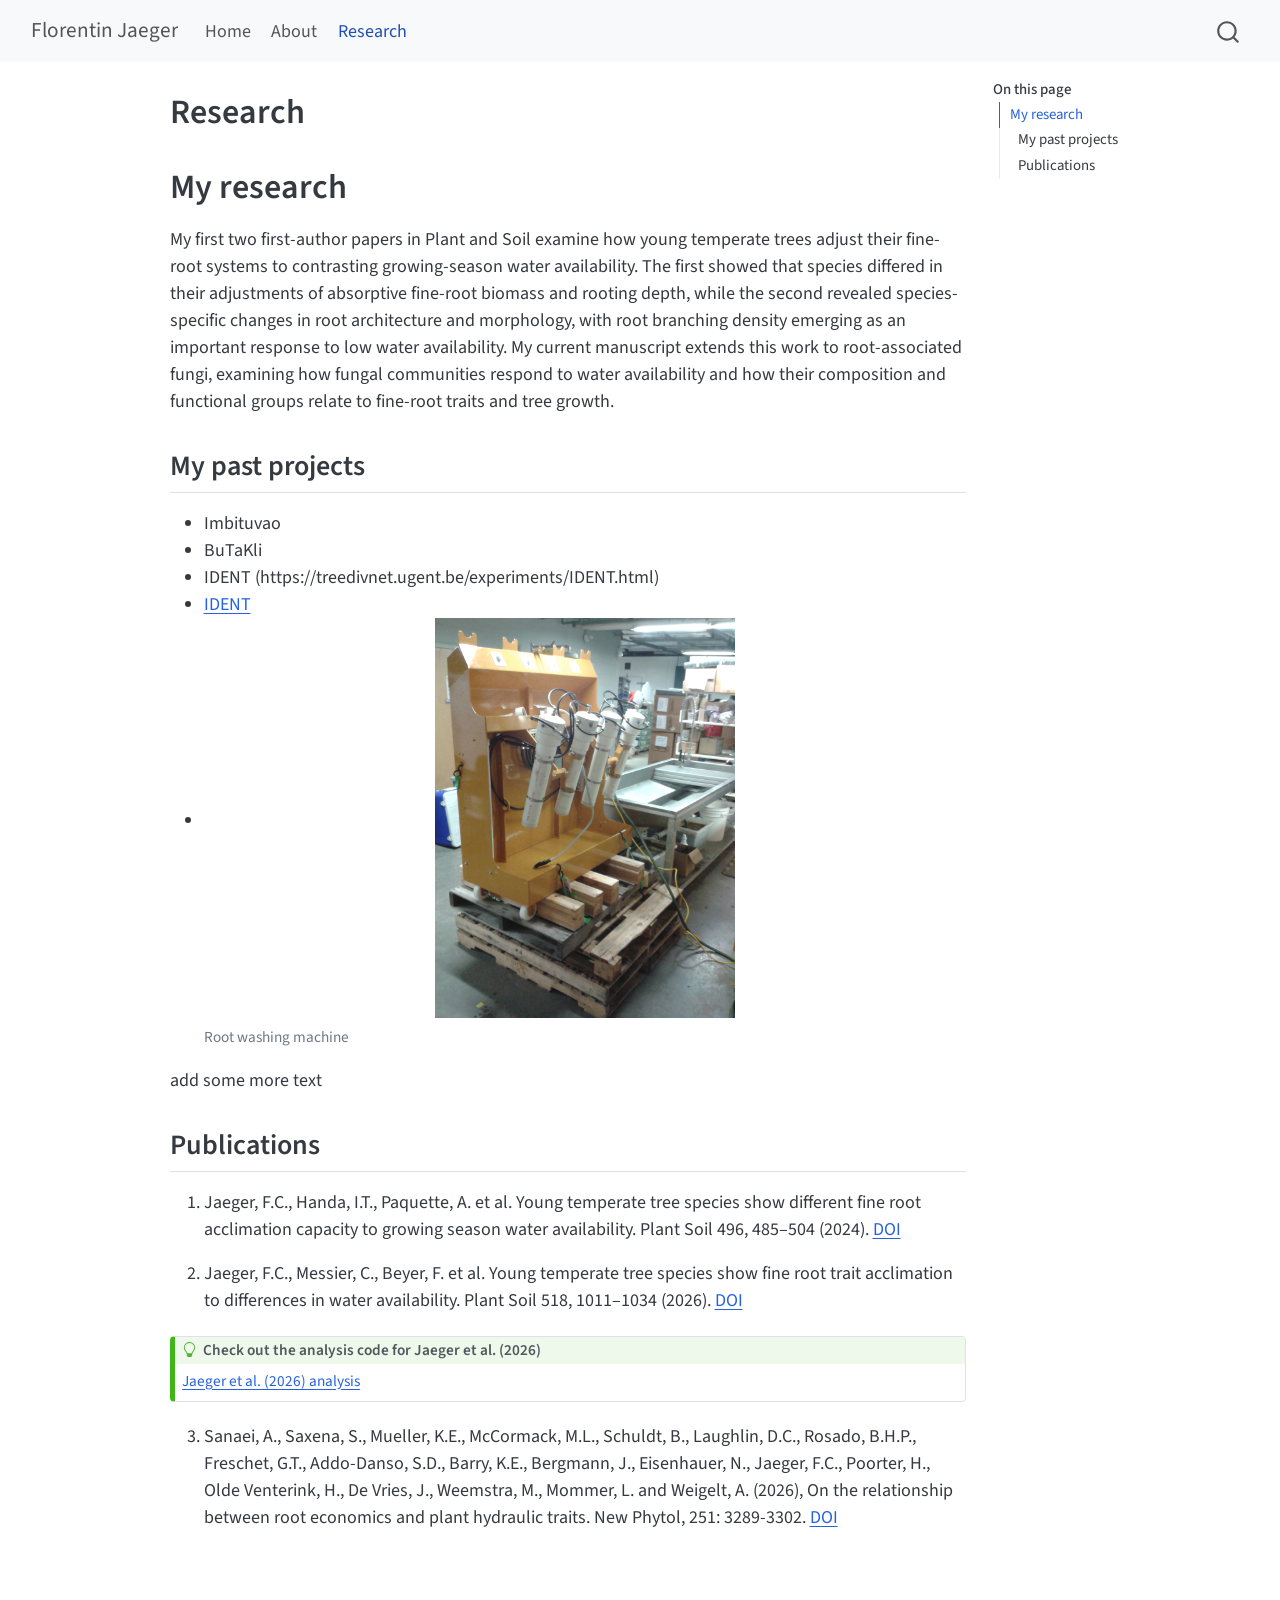
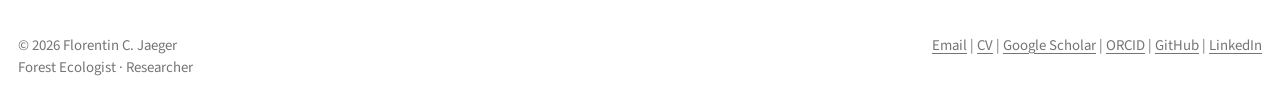
<file: docs/research.html>
<!DOCTYPE html>
<html xmlns="http://www.w3.org/1999/xhtml" lang="en" xml:lang="en"><head>

<meta charset="utf-8">
<meta name="generator" content="quarto-1.7.29">

<meta name="viewport" content="width=device-width, initial-scale=1.0, user-scalable=yes">


<title>Research – Florentin Jaeger</title>
<style>
code{white-space: pre-wrap;}
span.smallcaps{font-variant: small-caps;}
div.columns{display: flex; gap: min(4vw, 1.5em);}
div.column{flex: auto; overflow-x: auto;}
div.hanging-indent{margin-left: 1.5em; text-indent: -1.5em;}
ul.task-list{list-style: none;}
ul.task-list li input[type="checkbox"] {
  width: 0.8em;
  margin: 0 0.8em 0.2em -1em; /* quarto-specific, see https://github.com/quarto-dev/quarto-cli/issues/4556 */ 
  vertical-align: middle;
}
</style>


<script src="site_libs/quarto-nav/quarto-nav.js"></script>
<script src="site_libs/quarto-nav/headroom.min.js"></script>
<script src="site_libs/clipboard/clipboard.min.js"></script>
<script src="site_libs/quarto-search/autocomplete.umd.js"></script>
<script src="site_libs/quarto-search/fuse.min.js"></script>
<script src="site_libs/quarto-search/quarto-search.js"></script>
<meta name="quarto:offset" content="./">
<script src="site_libs/quarto-html/quarto.js" type="module"></script>
<script src="site_libs/quarto-html/tabsets/tabsets.js" type="module"></script>
<script src="site_libs/quarto-html/popper.min.js"></script>
<script src="site_libs/quarto-html/tippy.umd.min.js"></script>
<script src="site_libs/quarto-html/anchor.min.js"></script>
<link href="site_libs/quarto-html/tippy.css" rel="stylesheet">
<link href="site_libs/quarto-html/quarto-syntax-highlighting-0815c480559380816a4d1ea211a47e91.css" rel="stylesheet" id="quarto-text-highlighting-styles">
<script src="site_libs/bootstrap/bootstrap.min.js"></script>
<link href="site_libs/bootstrap/bootstrap-icons.css" rel="stylesheet">
<link href="site_libs/bootstrap/bootstrap-7e43b6312fa8eaa4d9ef117bf4f8ce65.min.css" rel="stylesheet" append-hash="true" id="quarto-bootstrap" data-mode="light">
<script id="quarto-search-options" type="application/json">{
  "location": "navbar",
  "copy-button": false,
  "collapse-after": 3,
  "panel-placement": "end",
  "type": "overlay",
  "limit": 50,
  "keyboard-shortcut": [
    "f",
    "/",
    "s"
  ],
  "show-item-context": false,
  "language": {
    "search-no-results-text": "No results",
    "search-matching-documents-text": "matching documents",
    "search-copy-link-title": "Copy link to search",
    "search-hide-matches-text": "Hide additional matches",
    "search-more-match-text": "more match in this document",
    "search-more-matches-text": "more matches in this document",
    "search-clear-button-title": "Clear",
    "search-text-placeholder": "",
    "search-detached-cancel-button-title": "Cancel",
    "search-submit-button-title": "Submit",
    "search-label": "Search"
  }
}</script>


<link rel="stylesheet" href="styles.css">
</head>

<body class="nav-fixed quarto-light">

<div id="quarto-search-results"></div>
  <header id="quarto-header" class="headroom fixed-top">
    <nav class="navbar navbar-expand-lg " data-bs-theme="dark">
      <div class="navbar-container container-fluid">
      <div class="navbar-brand-container mx-auto">
    <a class="navbar-brand" href="./index.html">
    <span class="navbar-title">Florentin Jaeger</span>
    </a>
  </div>
            <div id="quarto-search" class="" title="Search"></div>
          <button class="navbar-toggler" type="button" data-bs-toggle="collapse" data-bs-target="#navbarCollapse" aria-controls="navbarCollapse" role="menu" aria-expanded="false" aria-label="Toggle navigation" onclick="if (window.quartoToggleHeadroom) { window.quartoToggleHeadroom(); }">
  <span class="navbar-toggler-icon"></span>
</button>
          <div class="collapse navbar-collapse" id="navbarCollapse">
            <ul class="navbar-nav navbar-nav-scroll me-auto">
  <li class="nav-item">
    <a class="nav-link" href="./index.html"> 
<span class="menu-text">Home</span></a>
  </li>  
  <li class="nav-item">
    <a class="nav-link" href="./about.html"> 
<span class="menu-text">About</span></a>
  </li>  
  <li class="nav-item">
    <a class="nav-link active" href="./research.html" aria-current="page"> 
<span class="menu-text">Research</span></a>
  </li>  
</ul>
          </div> <!-- /navcollapse -->
            <div class="quarto-navbar-tools">
</div>
      </div> <!-- /container-fluid -->
    </nav>
</header>
<!-- content -->
<div id="quarto-content" class="quarto-container page-columns page-rows-contents page-layout-article page-navbar">
<!-- sidebar -->
<!-- margin-sidebar -->
    <div id="quarto-margin-sidebar" class="sidebar margin-sidebar">
        <nav id="TOC" role="doc-toc" class="toc-active">
    <h2 id="toc-title">On this page</h2>
   
  <ul>
  <li><a href="#my-research" id="toc-my-research" class="nav-link active" data-scroll-target="#my-research">My research</a>
  <ul class="collapse">
  <li><a href="#my-past-projects" id="toc-my-past-projects" class="nav-link" data-scroll-target="#my-past-projects">My past projects</a></li>
  <li><a href="#publications" id="toc-publications" class="nav-link" data-scroll-target="#publications">Publications</a></li>
  </ul></li>
  </ul>
</nav>
    </div>
<!-- main -->
<main class="content" id="quarto-document-content">

<header id="title-block-header" class="quarto-title-block default">
<div class="quarto-title">
<h1 class="title">Research</h1>
</div>



<div class="quarto-title-meta">

    
  
    
  </div>
  


</header>


<section id="my-research" class="level1">
<h1>My research</h1>
<p>My first two first-author papers in Plant and Soil examine how young temperate trees adjust their fine-root systems to contrasting growing-season water availability. The first showed that species differed in their adjustments of absorptive fine-root biomass and rooting depth, while the second revealed species-specific changes in root architecture and morphology, with root branching density emerging as an important response to low water availability. My current manuscript extends this work to root-associated fungi, examining how fungal communities respond to water availability and how their composition and functional groups relate to fine-root traits and tree growth.</p>
<section id="my-past-projects" class="level2">
<h2 class="anchored" data-anchor-id="my-past-projects">My past projects</h2>
<ul>
<li>Imbituvao</li>
<li>BuTaKli</li>
<li>IDENT (https://treedivnet.ugent.be/experiments/IDENT.html)</li>
<li><a href="https://treedivnet.ugent.be/experiments/IDENT.html">IDENT</a> <!-- Diffrence between acronym and pure website name --></li>
<li><div class="quarto-figure quarto-figure-center">
<figure class="figure">
<p><img src="images_website/Root_washing_machine_SSM_2018.jpg" class="img-fluid figure-img" alt="Root washing machine" width="300"></p>
<figcaption>Root washing machine</figcaption>
</figure>
</div></li>
</ul>
<p>add some more text</p>
</section>
<section id="publications" class="level2">
<h2 class="anchored" data-anchor-id="publications">Publications</h2>
<ol type="1">
<li><p>Jaeger, F.C., Handa, I.T., Paquette, A. et al.&nbsp;Young temperate tree species show different fine root acclimation capacity to growing season water availability. Plant Soil 496, 485–504 (2024). <a href="https://doi.org/10.1007/s11104-023-06377-w">DOI</a></p></li>
<li><p>Jaeger, F.C., Messier, C., Beyer, F. et al.&nbsp;Young temperate tree species show fine root trait acclimation to differences in water availability. Plant Soil 518, 1011–1034 (2026). <a href="https://doi.org/10.1007/s11104-025-08047-5">DOI</a></p></li>
</ol>
<div class="callout callout-style-default callout-tip callout-titled">
<div class="callout-header d-flex align-content-center">
<div class="callout-icon-container">
<i class="callout-icon"></i>
</div>
<div class="callout-title-container flex-fill">
Check out the analysis code for Jaeger et al.&nbsp;(2026)
</div>
</div>
<div class="callout-body-container callout-body">
<p><a href="https://github.com/Florentin85/Data_code_rootTraits_IDENT-SSM">Jaeger et al.&nbsp;(2026) analysis</a></p>
</div>
</div>
<ol start="3" type="1">
<li>Sanaei, A., Saxena, S., Mueller, K.E., McCormack, M.L., Schuldt, B., Laughlin, D.C., Rosado, B.H.P., Freschet, G.T., Addo-Danso, S.D., Barry, K.E., Bergmann, J., Eisenhauer, N., Jaeger, F.C., Poorter, H., Olde Venterink, H., De Vries, J., Weemstra, M., Mommer, L. and Weigelt, A. (2026), On the relationship between root economics and plant hydraulic traits. New Phytol, 251: 3289-3302. <a href="https://doi.org/10.1111/nph.71442">DOI</a></li>
</ol>


</section>
</section>

</main> <!-- /main -->
<script id="quarto-html-after-body" type="application/javascript">
  window.document.addEventListener("DOMContentLoaded", function (event) {
    const icon = "";
    const anchorJS = new window.AnchorJS();
    anchorJS.options = {
      placement: 'right',
      icon: icon
    };
    anchorJS.add('.anchored');
    const isCodeAnnotation = (el) => {
      for (const clz of el.classList) {
        if (clz.startsWith('code-annotation-')) {                     
          return true;
        }
      }
      return false;
    }
    const onCopySuccess = function(e) {
      // button target
      const button = e.trigger;
      // don't keep focus
      button.blur();
      // flash "checked"
      button.classList.add('code-copy-button-checked');
      var currentTitle = button.getAttribute("title");
      button.setAttribute("title", "Copied!");
      let tooltip;
      if (window.bootstrap) {
        button.setAttribute("data-bs-toggle", "tooltip");
        button.setAttribute("data-bs-placement", "left");
        button.setAttribute("data-bs-title", "Copied!");
        tooltip = new bootstrap.Tooltip(button, 
          { trigger: "manual", 
            customClass: "code-copy-button-tooltip",
            offset: [0, -8]});
        tooltip.show();    
      }
      setTimeout(function() {
        if (tooltip) {
          tooltip.hide();
          button.removeAttribute("data-bs-title");
          button.removeAttribute("data-bs-toggle");
          button.removeAttribute("data-bs-placement");
        }
        button.setAttribute("title", currentTitle);
        button.classList.remove('code-copy-button-checked');
      }, 1000);
      // clear code selection
      e.clearSelection();
    }
    const getTextToCopy = function(trigger) {
        const codeEl = trigger.previousElementSibling.cloneNode(true);
        for (const childEl of codeEl.children) {
          if (isCodeAnnotation(childEl)) {
            childEl.remove();
          }
        }
        return codeEl.innerText;
    }
    const clipboard = new window.ClipboardJS('.code-copy-button:not([data-in-quarto-modal])', {
      text: getTextToCopy
    });
    clipboard.on('success', onCopySuccess);
    if (window.document.getElementById('quarto-embedded-source-code-modal')) {
      const clipboardModal = new window.ClipboardJS('.code-copy-button[data-in-quarto-modal]', {
        text: getTextToCopy,
        container: window.document.getElementById('quarto-embedded-source-code-modal')
      });
      clipboardModal.on('success', onCopySuccess);
    }
      var localhostRegex = new RegExp(/^(?:http|https):\/\/localhost\:?[0-9]*\//);
      var mailtoRegex = new RegExp(/^mailto:/);
        var filterRegex = new RegExp('/' + window.location.host + '/');
      var isInternal = (href) => {
          return filterRegex.test(href) || localhostRegex.test(href) || mailtoRegex.test(href);
      }
      // Inspect non-navigation links and adorn them if external
     var links = window.document.querySelectorAll('a[href]:not(.nav-link):not(.navbar-brand):not(.toc-action):not(.sidebar-link):not(.sidebar-item-toggle):not(.pagination-link):not(.no-external):not([aria-hidden]):not(.dropdown-item):not(.quarto-navigation-tool):not(.about-link)');
      for (var i=0; i<links.length; i++) {
        const link = links[i];
        if (!isInternal(link.href)) {
          // undo the damage that might have been done by quarto-nav.js in the case of
          // links that we want to consider external
          if (link.dataset.originalHref !== undefined) {
            link.href = link.dataset.originalHref;
          }
        }
      }
    function tippyHover(el, contentFn, onTriggerFn, onUntriggerFn) {
      const config = {
        allowHTML: true,
        maxWidth: 500,
        delay: 100,
        arrow: false,
        appendTo: function(el) {
            return el.parentElement;
        },
        interactive: true,
        interactiveBorder: 10,
        theme: 'quarto',
        placement: 'bottom-start',
      };
      if (contentFn) {
        config.content = contentFn;
      }
      if (onTriggerFn) {
        config.onTrigger = onTriggerFn;
      }
      if (onUntriggerFn) {
        config.onUntrigger = onUntriggerFn;
      }
      window.tippy(el, config); 
    }
    const noterefs = window.document.querySelectorAll('a[role="doc-noteref"]');
    for (var i=0; i<noterefs.length; i++) {
      const ref = noterefs[i];
      tippyHover(ref, function() {
        // use id or data attribute instead here
        let href = ref.getAttribute('data-footnote-href') || ref.getAttribute('href');
        try { href = new URL(href).hash; } catch {}
        const id = href.replace(/^#\/?/, "");
        const note = window.document.getElementById(id);
        if (note) {
          return note.innerHTML;
        } else {
          return "";
        }
      });
    }
    const xrefs = window.document.querySelectorAll('a.quarto-xref');
    const processXRef = (id, note) => {
      // Strip column container classes
      const stripColumnClz = (el) => {
        el.classList.remove("page-full", "page-columns");
        if (el.children) {
          for (const child of el.children) {
            stripColumnClz(child);
          }
        }
      }
      stripColumnClz(note)
      if (id === null || id.startsWith('sec-')) {
        // Special case sections, only their first couple elements
        const container = document.createElement("div");
        if (note.children && note.children.length > 2) {
          container.appendChild(note.children[0].cloneNode(true));
          for (let i = 1; i < note.children.length; i++) {
            const child = note.children[i];
            if (child.tagName === "P" && child.innerText === "") {
              continue;
            } else {
              container.appendChild(child.cloneNode(true));
              break;
            }
          }
          if (window.Quarto?.typesetMath) {
            window.Quarto.typesetMath(container);
          }
          return container.innerHTML
        } else {
          if (window.Quarto?.typesetMath) {
            window.Quarto.typesetMath(note);
          }
          return note.innerHTML;
        }
      } else {
        // Remove any anchor links if they are present
        const anchorLink = note.querySelector('a.anchorjs-link');
        if (anchorLink) {
          anchorLink.remove();
        }
        if (window.Quarto?.typesetMath) {
          window.Quarto.typesetMath(note);
        }
        if (note.classList.contains("callout")) {
          return note.outerHTML;
        } else {
          return note.innerHTML;
        }
      }
    }
    for (var i=0; i<xrefs.length; i++) {
      const xref = xrefs[i];
      tippyHover(xref, undefined, function(instance) {
        instance.disable();
        let url = xref.getAttribute('href');
        let hash = undefined; 
        if (url.startsWith('#')) {
          hash = url;
        } else {
          try { hash = new URL(url).hash; } catch {}
        }
        if (hash) {
          const id = hash.replace(/^#\/?/, "");
          const note = window.document.getElementById(id);
          if (note !== null) {
            try {
              const html = processXRef(id, note.cloneNode(true));
              instance.setContent(html);
            } finally {
              instance.enable();
              instance.show();
            }
          } else {
            // See if we can fetch this
            fetch(url.split('#')[0])
            .then(res => res.text())
            .then(html => {
              const parser = new DOMParser();
              const htmlDoc = parser.parseFromString(html, "text/html");
              const note = htmlDoc.getElementById(id);
              if (note !== null) {
                const html = processXRef(id, note);
                instance.setContent(html);
              } 
            }).finally(() => {
              instance.enable();
              instance.show();
            });
          }
        } else {
          // See if we can fetch a full url (with no hash to target)
          // This is a special case and we should probably do some content thinning / targeting
          fetch(url)
          .then(res => res.text())
          .then(html => {
            const parser = new DOMParser();
            const htmlDoc = parser.parseFromString(html, "text/html");
            const note = htmlDoc.querySelector('main.content');
            if (note !== null) {
              // This should only happen for chapter cross references
              // (since there is no id in the URL)
              // remove the first header
              if (note.children.length > 0 && note.children[0].tagName === "HEADER") {
                note.children[0].remove();
              }
              const html = processXRef(null, note);
              instance.setContent(html);
            } 
          }).finally(() => {
            instance.enable();
            instance.show();
          });
        }
      }, function(instance) {
      });
    }
        let selectedAnnoteEl;
        const selectorForAnnotation = ( cell, annotation) => {
          let cellAttr = 'data-code-cell="' + cell + '"';
          let lineAttr = 'data-code-annotation="' +  annotation + '"';
          const selector = 'span[' + cellAttr + '][' + lineAttr + ']';
          return selector;
        }
        const selectCodeLines = (annoteEl) => {
          const doc = window.document;
          const targetCell = annoteEl.getAttribute("data-target-cell");
          const targetAnnotation = annoteEl.getAttribute("data-target-annotation");
          const annoteSpan = window.document.querySelector(selectorForAnnotation(targetCell, targetAnnotation));
          const lines = annoteSpan.getAttribute("data-code-lines").split(",");
          const lineIds = lines.map((line) => {
            return targetCell + "-" + line;
          })
          let top = null;
          let height = null;
          let parent = null;
          if (lineIds.length > 0) {
              //compute the position of the single el (top and bottom and make a div)
              const el = window.document.getElementById(lineIds[0]);
              top = el.offsetTop;
              height = el.offsetHeight;
              parent = el.parentElement.parentElement;
            if (lineIds.length > 1) {
              const lastEl = window.document.getElementById(lineIds[lineIds.length - 1]);
              const bottom = lastEl.offsetTop + lastEl.offsetHeight;
              height = bottom - top;
            }
            if (top !== null && height !== null && parent !== null) {
              // cook up a div (if necessary) and position it 
              let div = window.document.getElementById("code-annotation-line-highlight");
              if (div === null) {
                div = window.document.createElement("div");
                div.setAttribute("id", "code-annotation-line-highlight");
                div.style.position = 'absolute';
                parent.appendChild(div);
              }
              div.style.top = top - 2 + "px";
              div.style.height = height + 4 + "px";
              div.style.left = 0;
              let gutterDiv = window.document.getElementById("code-annotation-line-highlight-gutter");
              if (gutterDiv === null) {
                gutterDiv = window.document.createElement("div");
                gutterDiv.setAttribute("id", "code-annotation-line-highlight-gutter");
                gutterDiv.style.position = 'absolute';
                const codeCell = window.document.getElementById(targetCell);
                const gutter = codeCell.querySelector('.code-annotation-gutter');
                gutter.appendChild(gutterDiv);
              }
              gutterDiv.style.top = top - 2 + "px";
              gutterDiv.style.height = height + 4 + "px";
            }
            selectedAnnoteEl = annoteEl;
          }
        };
        const unselectCodeLines = () => {
          const elementsIds = ["code-annotation-line-highlight", "code-annotation-line-highlight-gutter"];
          elementsIds.forEach((elId) => {
            const div = window.document.getElementById(elId);
            if (div) {
              div.remove();
            }
          });
          selectedAnnoteEl = undefined;
        };
          // Handle positioning of the toggle
      window.addEventListener(
        "resize",
        throttle(() => {
          elRect = undefined;
          if (selectedAnnoteEl) {
            selectCodeLines(selectedAnnoteEl);
          }
        }, 10)
      );
      function throttle(fn, ms) {
      let throttle = false;
      let timer;
        return (...args) => {
          if(!throttle) { // first call gets through
              fn.apply(this, args);
              throttle = true;
          } else { // all the others get throttled
              if(timer) clearTimeout(timer); // cancel #2
              timer = setTimeout(() => {
                fn.apply(this, args);
                timer = throttle = false;
              }, ms);
          }
        };
      }
        // Attach click handler to the DT
        const annoteDls = window.document.querySelectorAll('dt[data-target-cell]');
        for (const annoteDlNode of annoteDls) {
          annoteDlNode.addEventListener('click', (event) => {
            const clickedEl = event.target;
            if (clickedEl !== selectedAnnoteEl) {
              unselectCodeLines();
              const activeEl = window.document.querySelector('dt[data-target-cell].code-annotation-active');
              if (activeEl) {
                activeEl.classList.remove('code-annotation-active');
              }
              selectCodeLines(clickedEl);
              clickedEl.classList.add('code-annotation-active');
            } else {
              // Unselect the line
              unselectCodeLines();
              clickedEl.classList.remove('code-annotation-active');
            }
          });
        }
    const findCites = (el) => {
      const parentEl = el.parentElement;
      if (parentEl) {
        const cites = parentEl.dataset.cites;
        if (cites) {
          return {
            el,
            cites: cites.split(' ')
          };
        } else {
          return findCites(el.parentElement)
        }
      } else {
        return undefined;
      }
    };
    var bibliorefs = window.document.querySelectorAll('a[role="doc-biblioref"]');
    for (var i=0; i<bibliorefs.length; i++) {
      const ref = bibliorefs[i];
      const citeInfo = findCites(ref);
      if (citeInfo) {
        tippyHover(citeInfo.el, function() {
          var popup = window.document.createElement('div');
          citeInfo.cites.forEach(function(cite) {
            var citeDiv = window.document.createElement('div');
            citeDiv.classList.add('hanging-indent');
            citeDiv.classList.add('csl-entry');
            var biblioDiv = window.document.getElementById('ref-' + cite);
            if (biblioDiv) {
              citeDiv.innerHTML = biblioDiv.innerHTML;
            }
            popup.appendChild(citeDiv);
          });
          return popup.innerHTML;
        });
      }
    }
  });
  </script>
</div> <!-- /content -->
<footer class="footer">
  <div class="nav-footer">
    <div class="nav-footer-left">
<p>© 2026 Florentin C. Jaeger<br> Forest Ecologist · Researcher</p>
</div>   
    <div class="nav-footer-center">
      &nbsp;
    </div>
    <div class="nav-footer-right">
<p><a href="mailto:florentinjaeger357@gmail.com">Email</a> | <a href="files/Florentin_Jaeger_CV.pdf">CV</a> | <a href="https://scholar.google.com/citations?user=I2dYuBUAAAAJ&amp;hl=en">Google Scholar</a> | <a href="https://orcid.org/0009-0001-9392-7141">ORCID</a> | <a href="https://github.com/Florentin85">GitHub</a> | <a href="https://www.linkedin.com/in/florentin-jaeger-1a303538b/">LinkedIn</a></p>
</div>
  </div>
</footer>




</body></html>
</file>
<file: docs/site_libs/quarto-html/tippy.css>
.tippy-box[data-animation=fade][data-state=hidden]{opacity:0}[data-tippy-root]{max-width:calc(100vw - 10px)}.tippy-box{position:relative;background-color:#333;color:#fff;border-radius:4px;font-size:14px;line-height:1.4;white-space:normal;outline:0;transition-property:transform,visibility,opacity}.tippy-box[data-placement^=top]>.tippy-arrow{bottom:0}.tippy-box[data-placement^=top]>.tippy-arrow:before{bottom:-7px;left:0;border-width:8px 8px 0;border-top-color:initial;transform-origin:center top}.tippy-box[data-placement^=bottom]>.tippy-arrow{top:0}.tippy-box[data-placement^=bottom]>.tippy-arrow:before{top:-7px;left:0;border-width:0 8px 8px;border-bottom-color:initial;transform-origin:center bottom}.tippy-box[data-placement^=left]>.tippy-arrow{right:0}.tippy-box[data-placement^=left]>.tippy-arrow:before{border-width:8px 0 8px 8px;border-left-color:initial;right:-7px;transform-origin:center left}.tippy-box[data-placement^=right]>.tippy-arrow{left:0}.tippy-box[data-placement^=right]>.tippy-arrow:before{left:-7px;border-width:8px 8px 8px 0;border-right-color:initial;transform-origin:center right}.tippy-box[data-inertia][data-state=visible]{transition-timing-function:cubic-bezier(.54,1.5,.38,1.11)}.tippy-arrow{width:16px;height:16px;color:#333}.tippy-arrow:before{content:"";position:absolute;border-color:transparent;border-style:solid}.tippy-content{position:relative;padding:5px 9px;z-index:1}
</file>
<file: docs/site_libs/quarto-html/quarto-syntax-highlighting-0815c480559380816a4d1ea211a47e91.css>
/* quarto syntax highlight colors */
:root {
  --quarto-hl-ot-color: #003B4F;
  --quarto-hl-at-color: #657422;
  --quarto-hl-ss-color: #20794D;
  --quarto-hl-an-color: #5E5E5E;
  --quarto-hl-fu-color: #4758AB;
  --quarto-hl-st-color: #20794D;
  --quarto-hl-cf-color: #003B4F;
  --quarto-hl-op-color: #5E5E5E;
  --quarto-hl-er-color: #AD0000;
  --quarto-hl-bn-color: #AD0000;
  --quarto-hl-al-color: #AD0000;
  --quarto-hl-va-color: #111111;
  --quarto-hl-bu-color: inherit;
  --quarto-hl-ex-color: inherit;
  --quarto-hl-pp-color: #AD0000;
  --quarto-hl-in-color: #5E5E5E;
  --quarto-hl-vs-color: #20794D;
  --quarto-hl-wa-color: #5E5E5E;
  --quarto-hl-do-color: #5E5E5E;
  --quarto-hl-im-color: #00769E;
  --quarto-hl-ch-color: #20794D;
  --quarto-hl-dt-color: #AD0000;
  --quarto-hl-fl-color: #AD0000;
  --quarto-hl-co-color: #5E5E5E;
  --quarto-hl-cv-color: #5E5E5E;
  --quarto-hl-cn-color: #8f5902;
  --quarto-hl-sc-color: #5E5E5E;
  --quarto-hl-dv-color: #AD0000;
  --quarto-hl-kw-color: #003B4F;
}

/* other quarto variables */
:root {
  --quarto-font-monospace: SFMono-Regular, Menlo, Monaco, Consolas, "Liberation Mono", "Courier New", monospace;
}

/* syntax highlight based on Pandoc's rules */
pre > code.sourceCode > span {
  color: #003B4F;
}

code.sourceCode > span {
  color: #003B4F;
}

div.sourceCode,
div.sourceCode pre.sourceCode {
  color: #003B4F;
}

/* Normal */
code span {
  color: #003B4F;
}

/* Alert */
code span.al {
  color: #AD0000;
  font-style: inherit;
}

/* Annotation */
code span.an {
  color: #5E5E5E;
  font-style: inherit;
}

/* Attribute */
code span.at {
  color: #657422;
  font-style: inherit;
}

/* BaseN */
code span.bn {
  color: #AD0000;
  font-style: inherit;
}

/* BuiltIn */
code span.bu {
  font-style: inherit;
}

/* ControlFlow */
code span.cf {
  color: #003B4F;
  font-weight: bold;
  font-style: inherit;
}

/* Char */
code span.ch {
  color: #20794D;
  font-style: inherit;
}

/* Constant */
code span.cn {
  color: #8f5902;
  font-style: inherit;
}

/* Comment */
code span.co {
  color: #5E5E5E;
  font-style: inherit;
}

/* CommentVar */
code span.cv {
  color: #5E5E5E;
  font-style: italic;
}

/* Documentation */
code span.do {
  color: #5E5E5E;
  font-style: italic;
}

/* DataType */
code span.dt {
  color: #AD0000;
  font-style: inherit;
}

/* DecVal */
code span.dv {
  color: #AD0000;
  font-style: inherit;
}

/* Error */
code span.er {
  color: #AD0000;
  font-style: inherit;
}

/* Extension */
code span.ex {
  font-style: inherit;
}

/* Float */
code span.fl {
  color: #AD0000;
  font-style: inherit;
}

/* Function */
code span.fu {
  color: #4758AB;
  font-style: inherit;
}

/* Import */
code span.im {
  color: #00769E;
  font-style: inherit;
}

/* Information */
code span.in {
  color: #5E5E5E;
  font-style: inherit;
}

/* Keyword */
code span.kw {
  color: #003B4F;
  font-weight: bold;
  font-style: inherit;
}

/* Operator */
code span.op {
  color: #5E5E5E;
  font-style: inherit;
}

/* Other */
code span.ot {
  color: #003B4F;
  font-style: inherit;
}

/* Preprocessor */
code span.pp {
  color: #AD0000;
  font-style: inherit;
}

/* SpecialChar */
code span.sc {
  color: #5E5E5E;
  font-style: inherit;
}

/* SpecialString */
code span.ss {
  color: #20794D;
  font-style: inherit;
}

/* String */
code span.st {
  color: #20794D;
  font-style: inherit;
}

/* Variable */
code span.va {
  color: #111111;
  font-style: inherit;
}

/* VerbatimString */
code span.vs {
  color: #20794D;
  font-style: inherit;
}

/* Warning */
code span.wa {
  color: #5E5E5E;
  font-style: italic;
}

.prevent-inlining {
  content: "</";
}

/*# sourceMappingURL=d398365ccb532ba00fe56d6aa1025863.css.map */
</file>
<file: docs/styles.css>
/* css styles */
body {
font-size: 18px;
}
h1 {
font-weight: 600;
}
</file>
